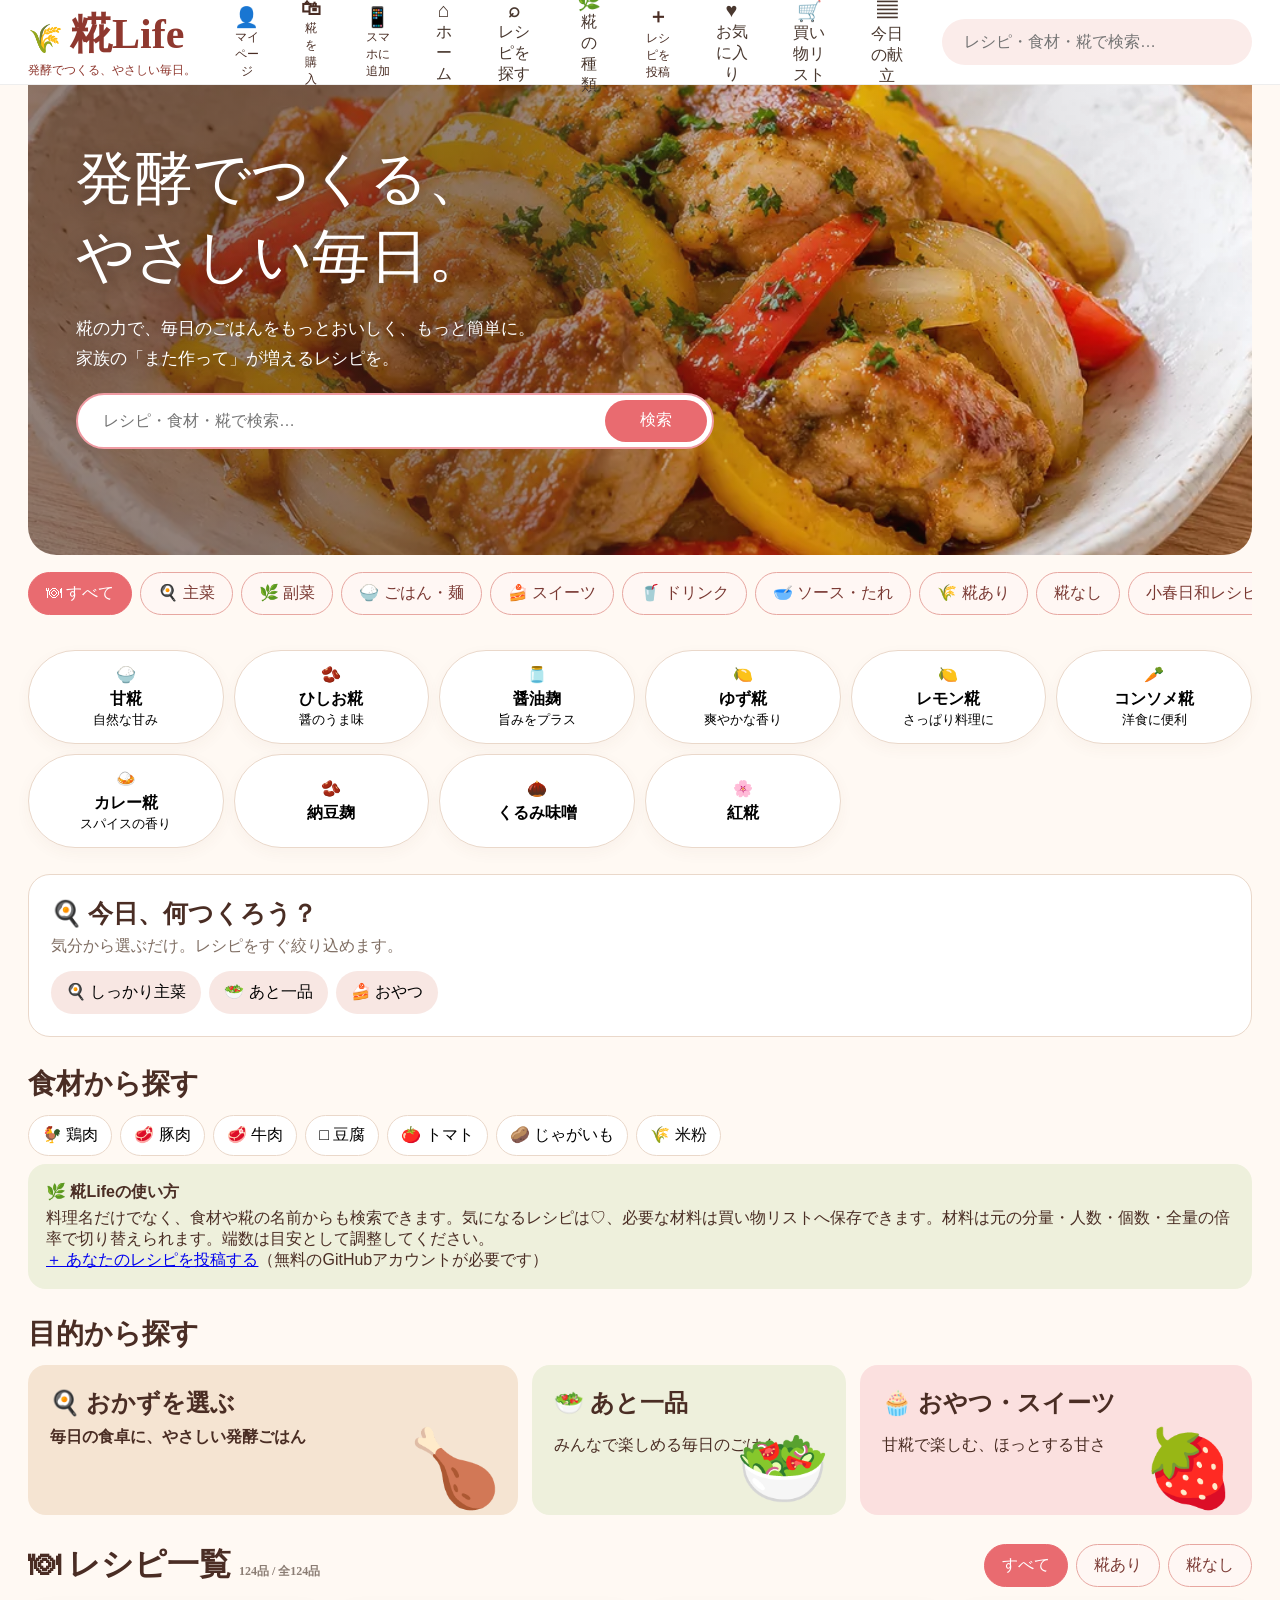
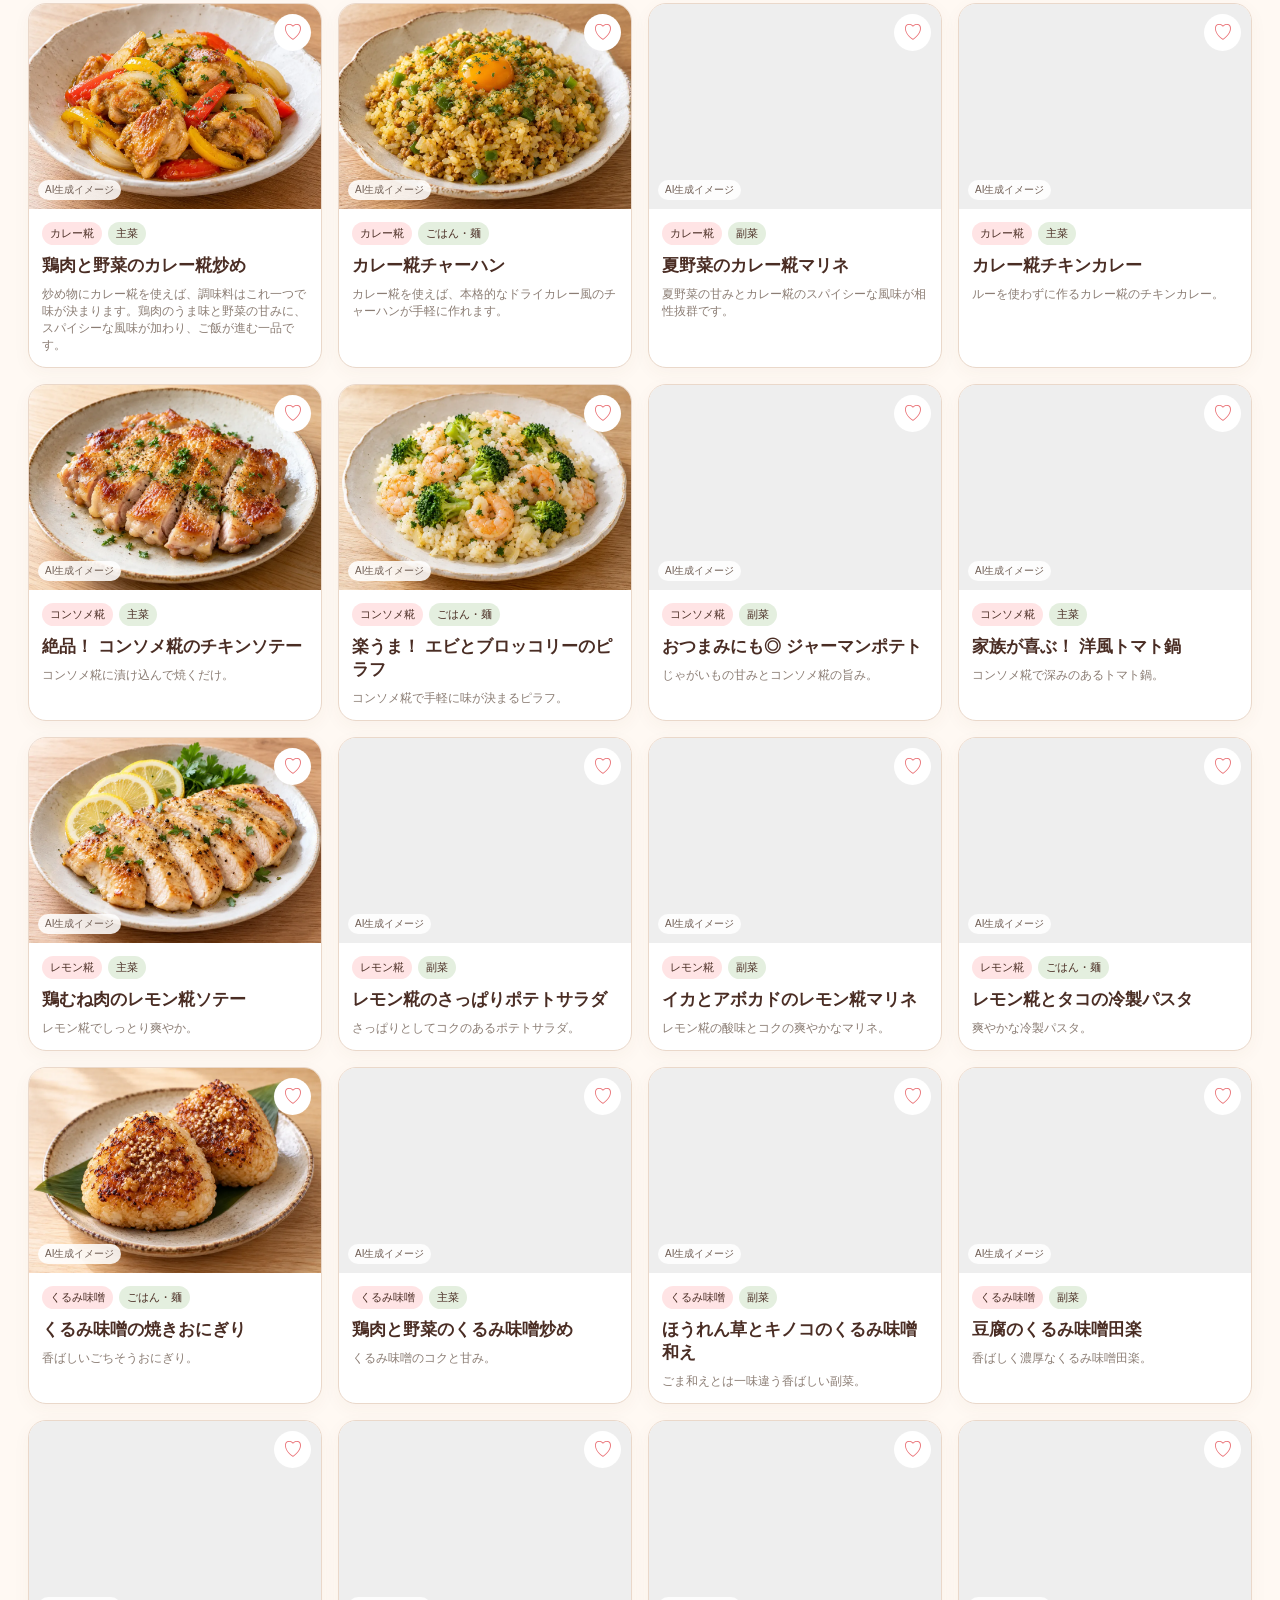
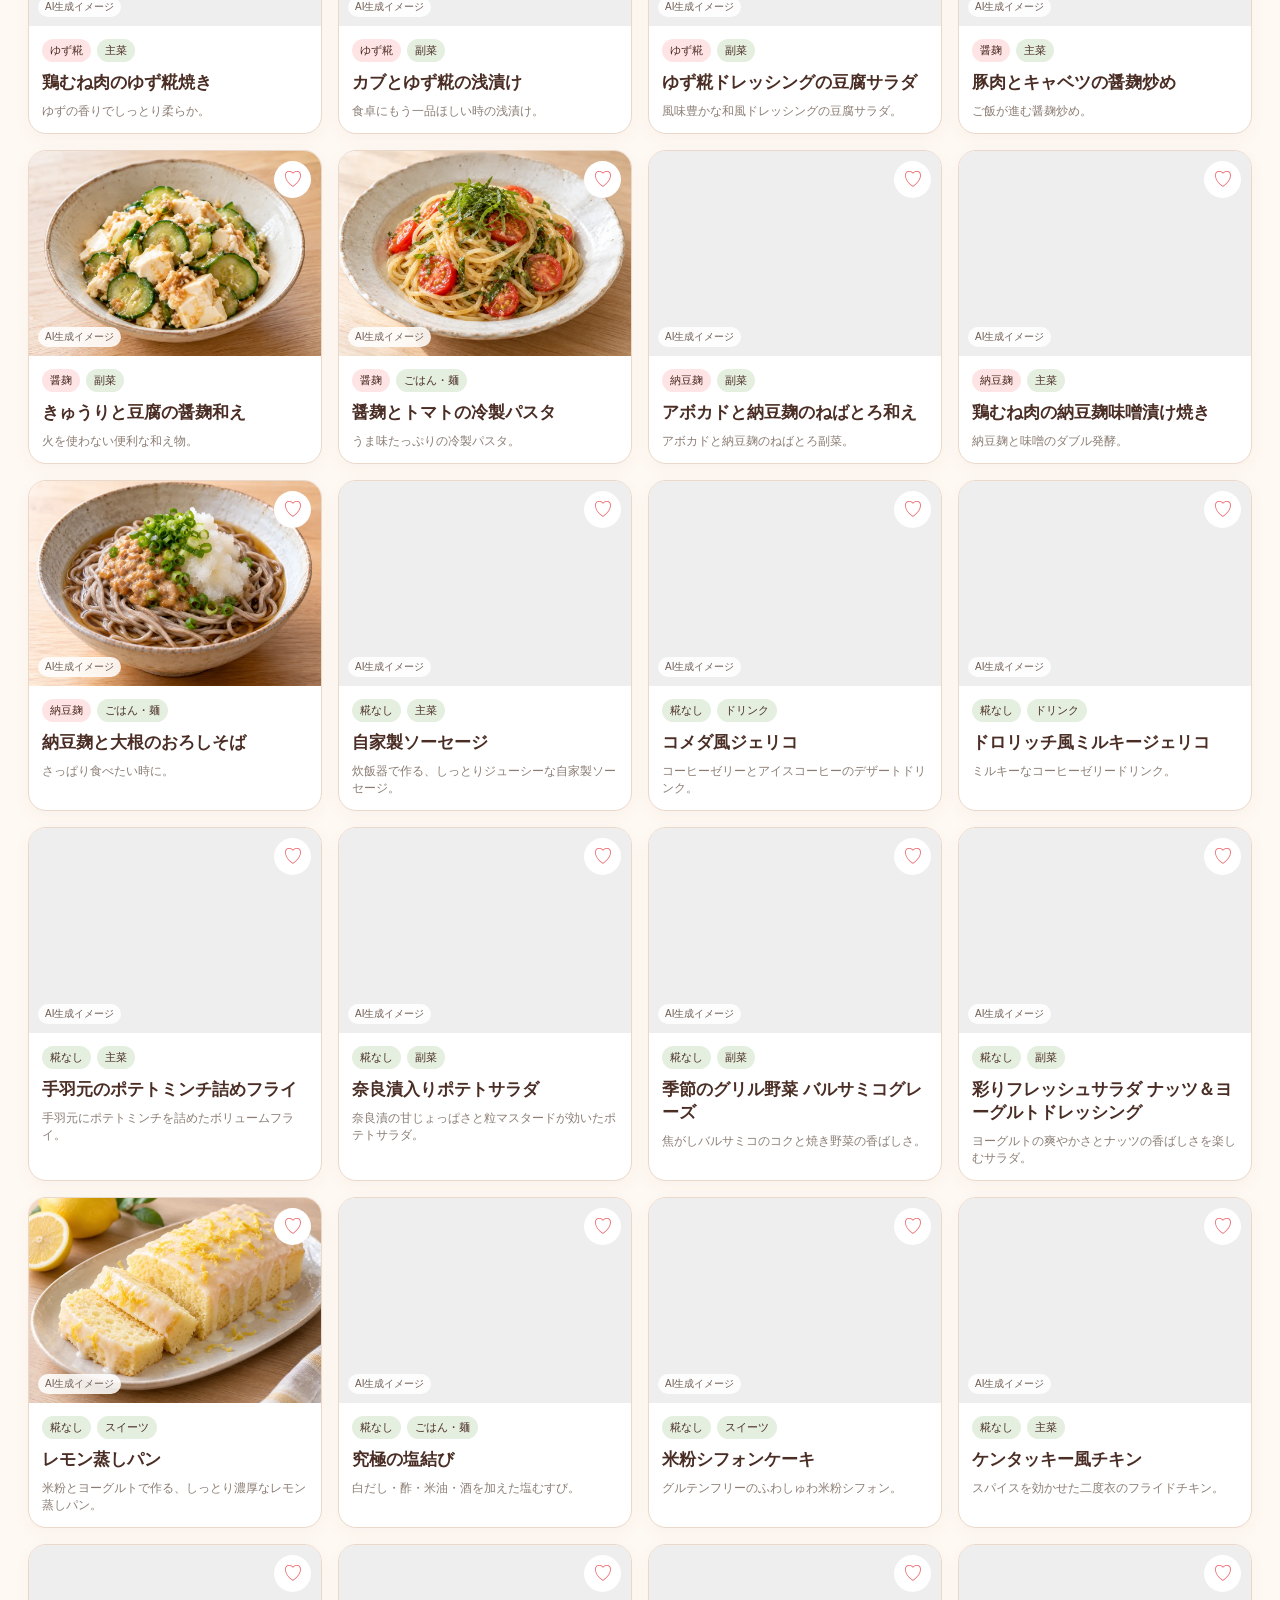
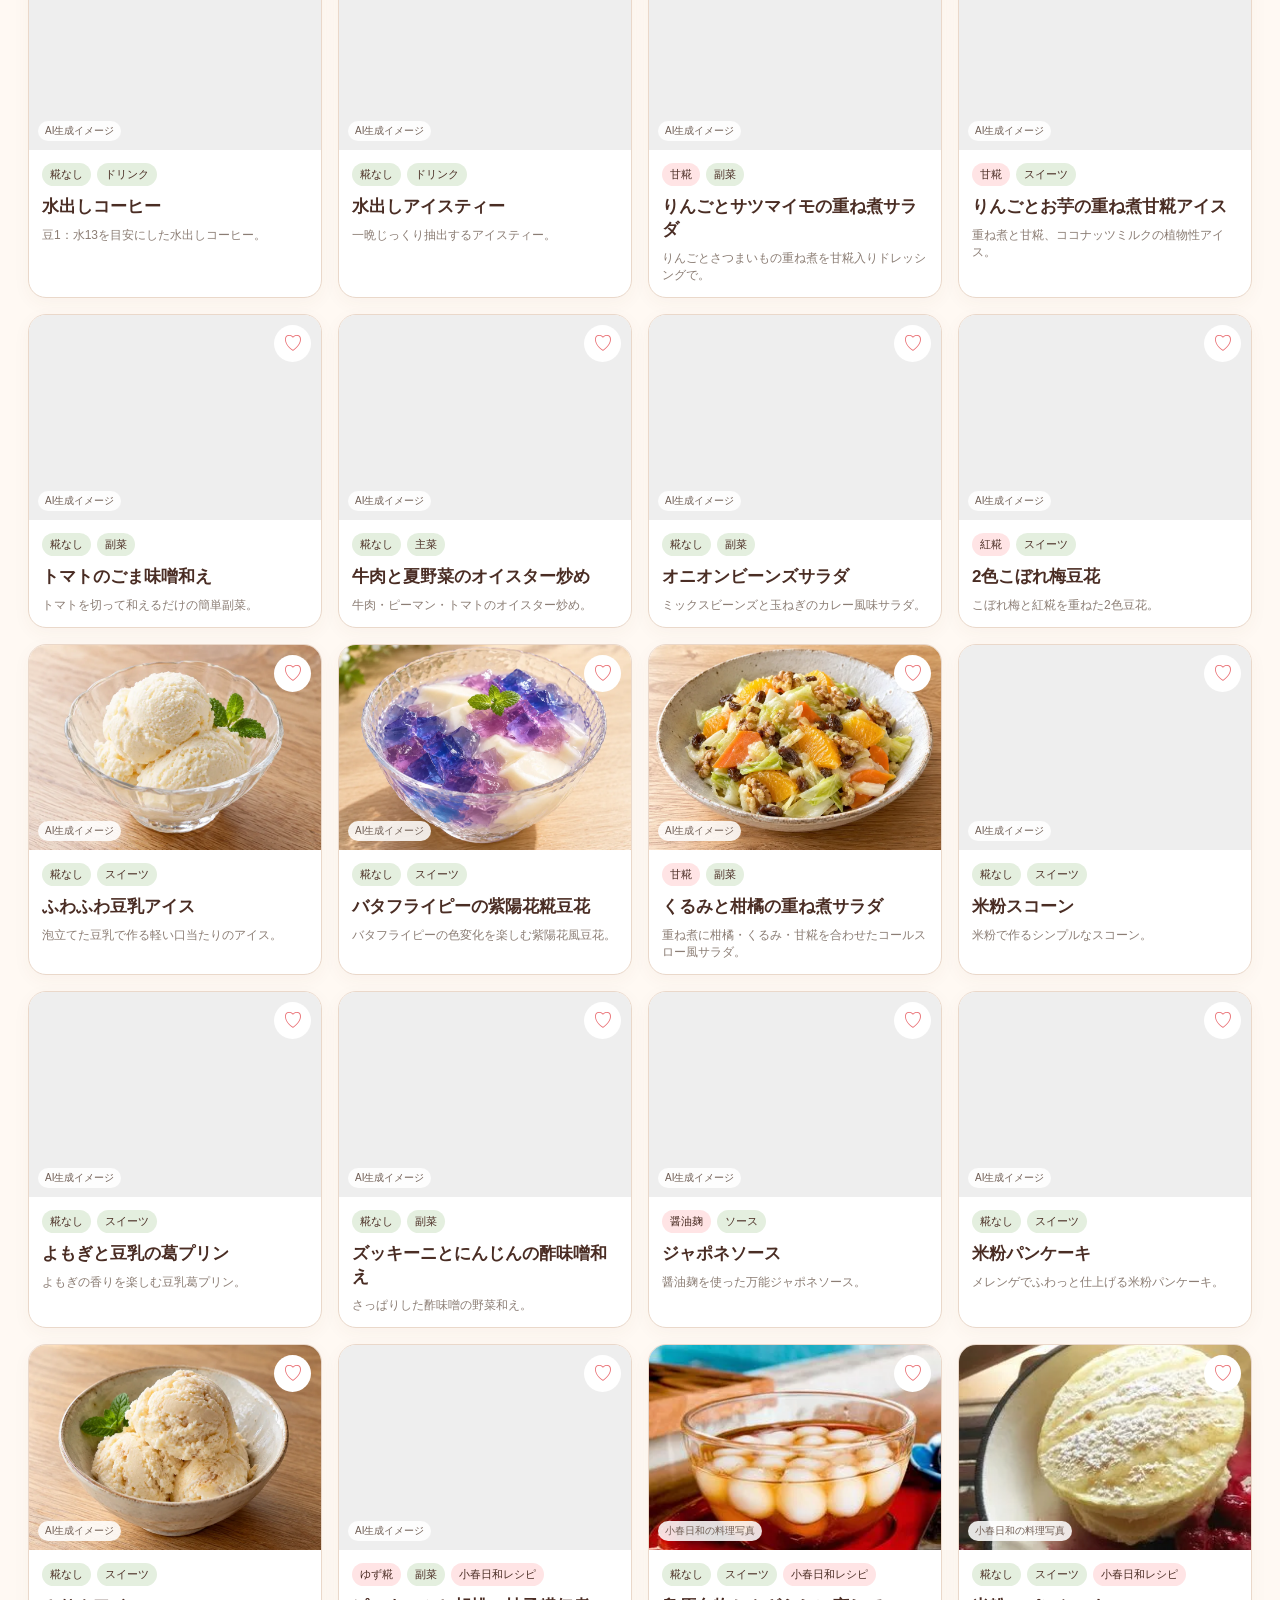
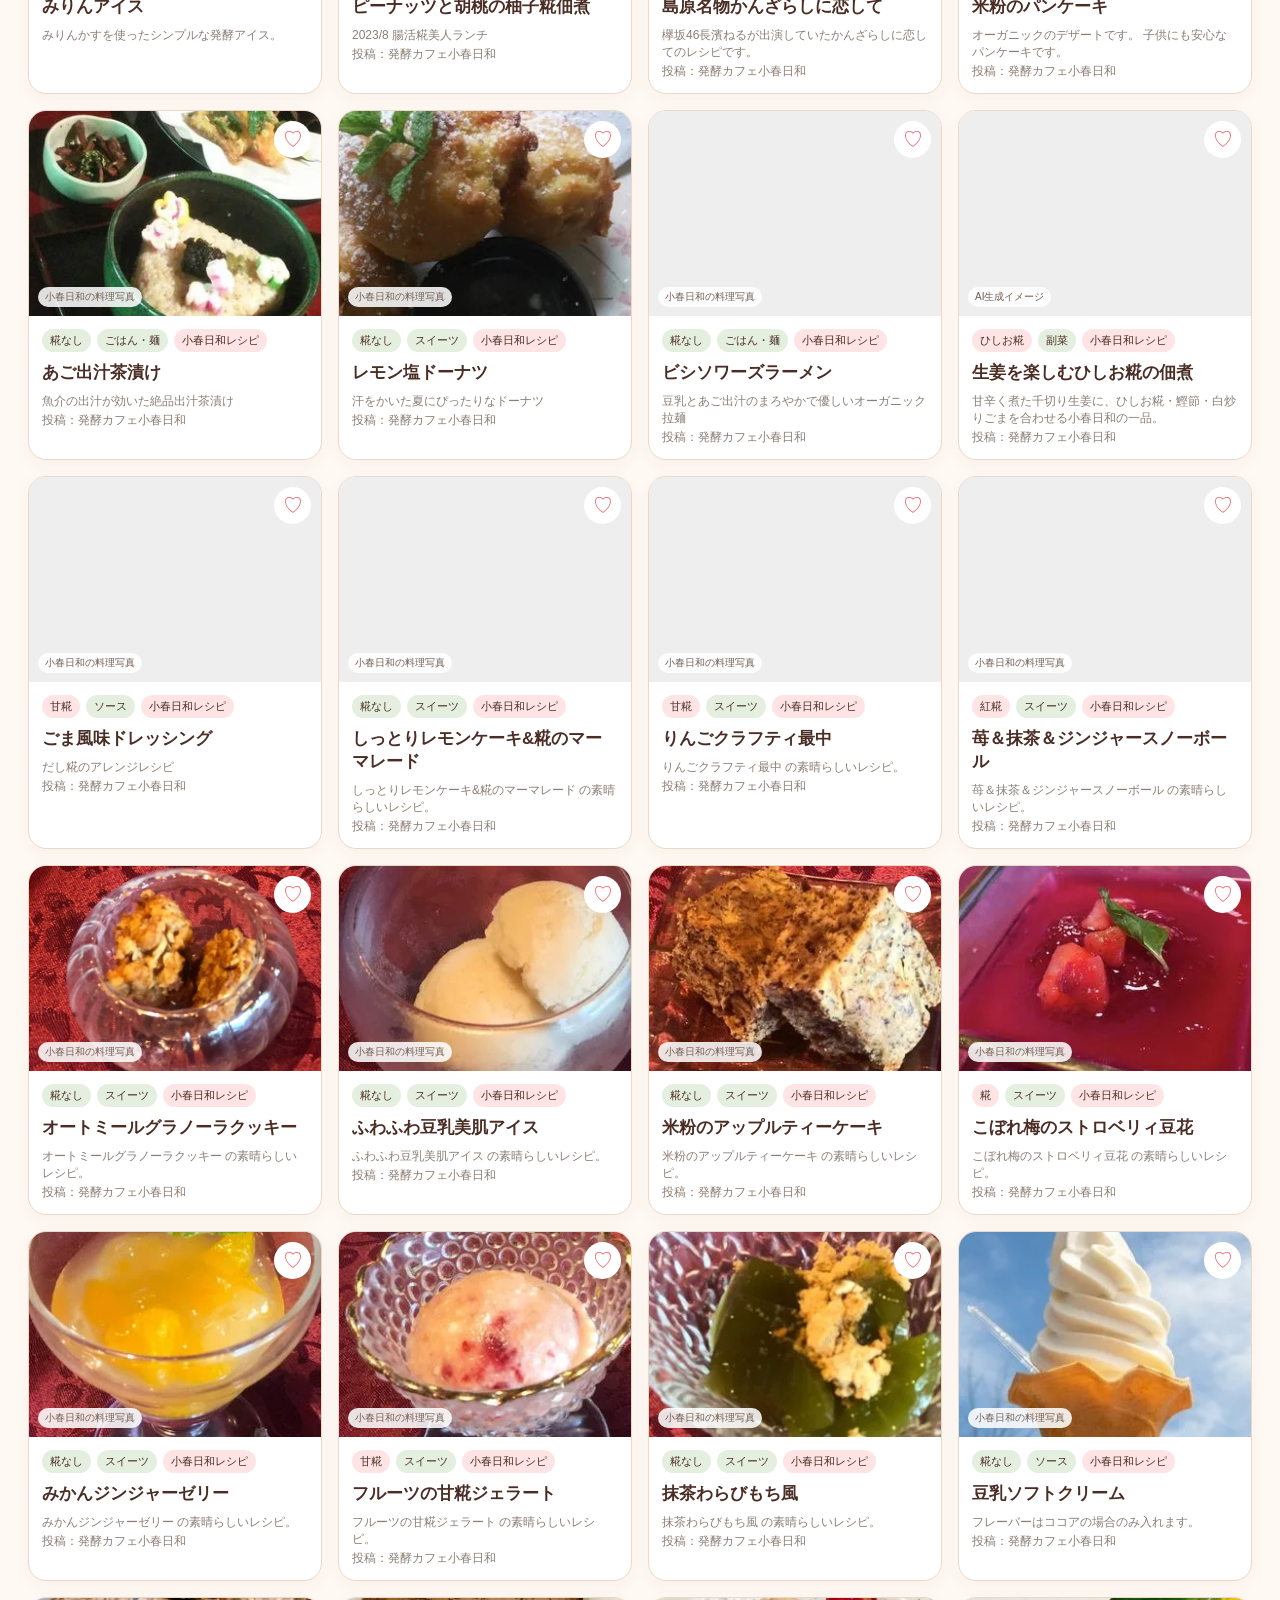
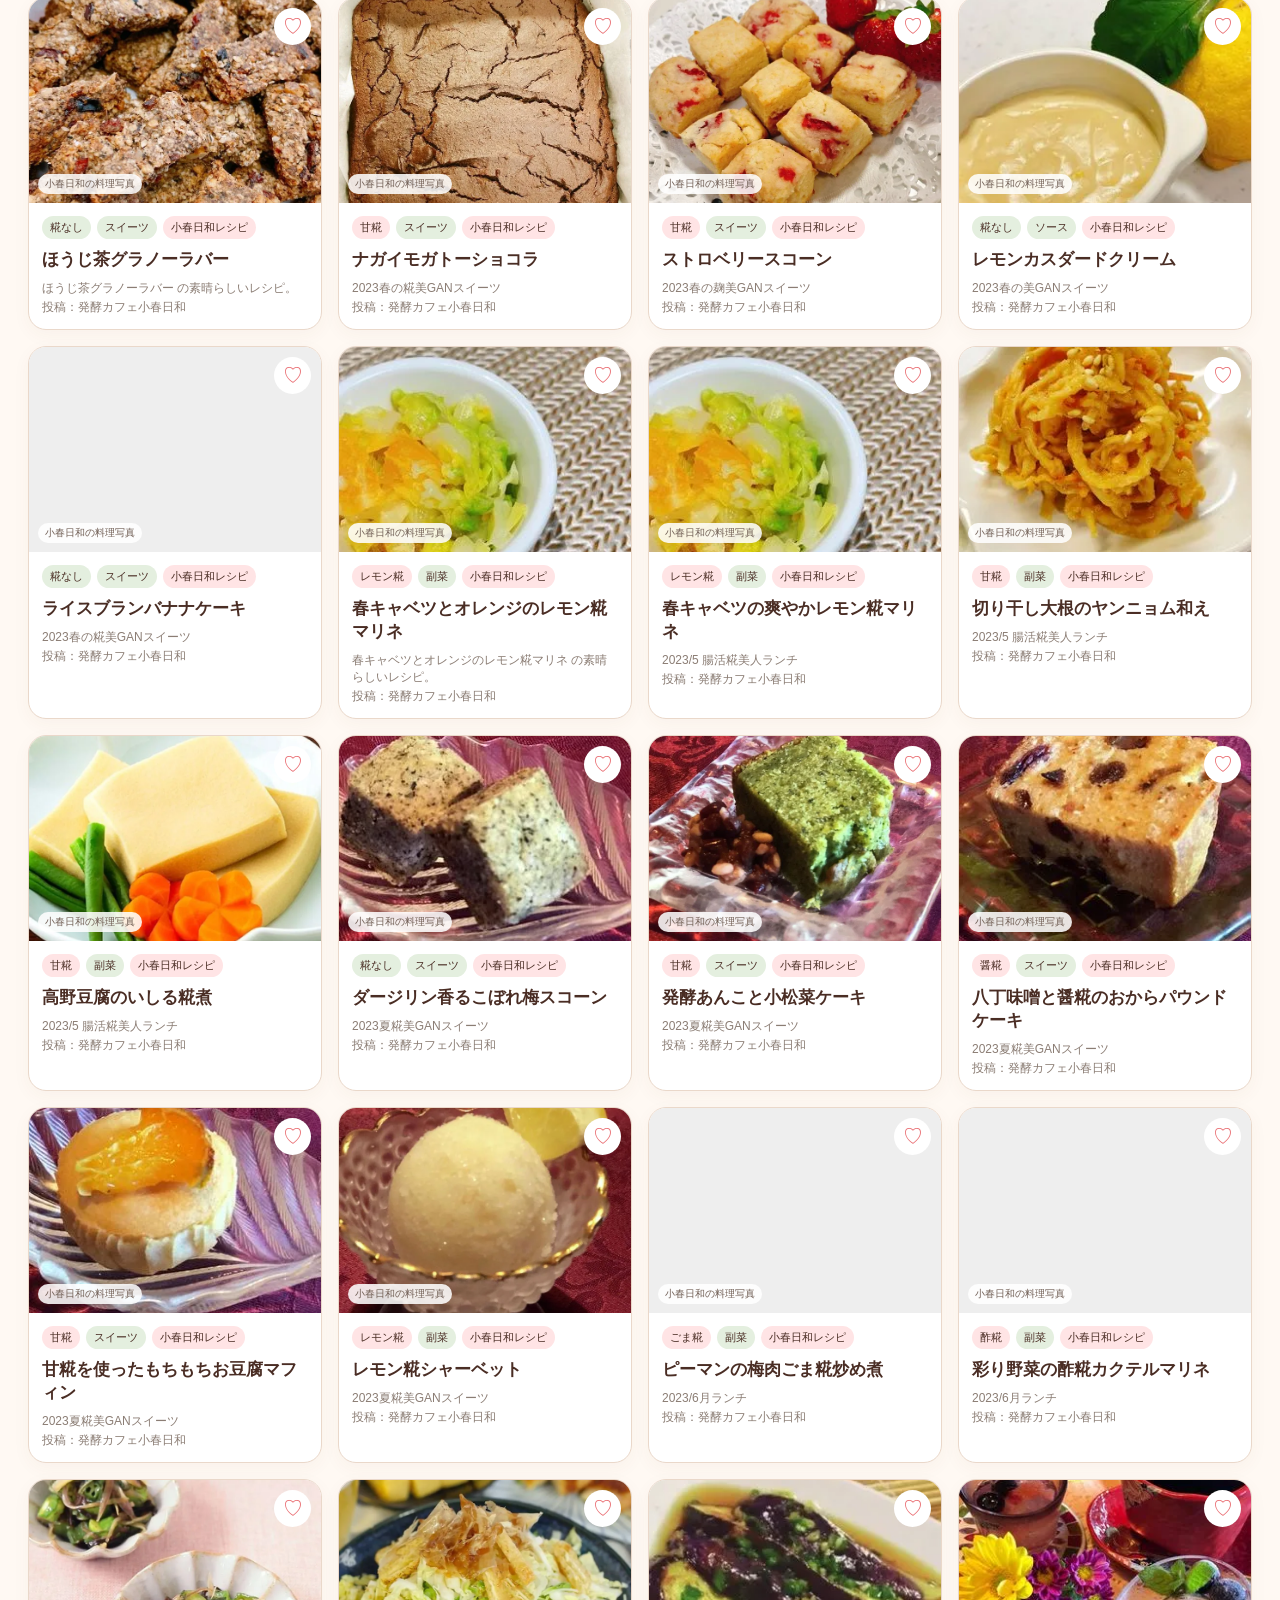
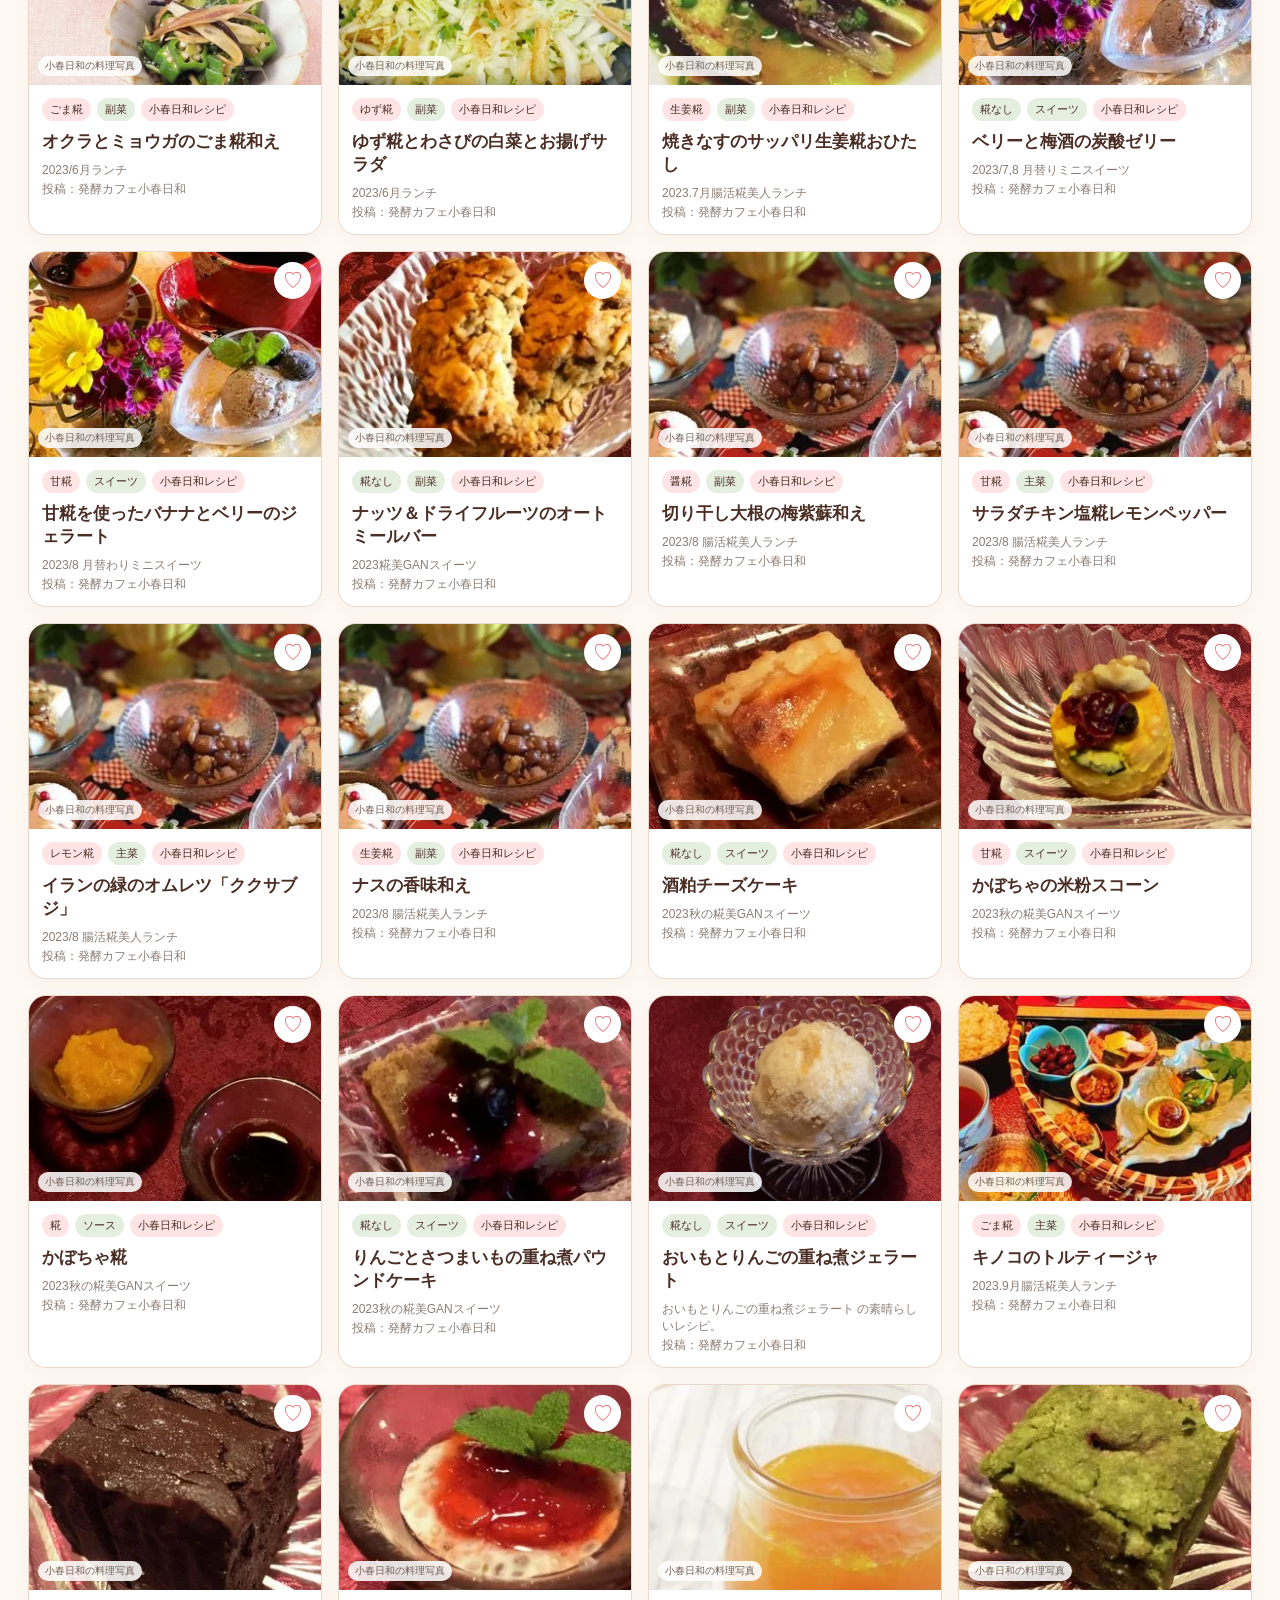
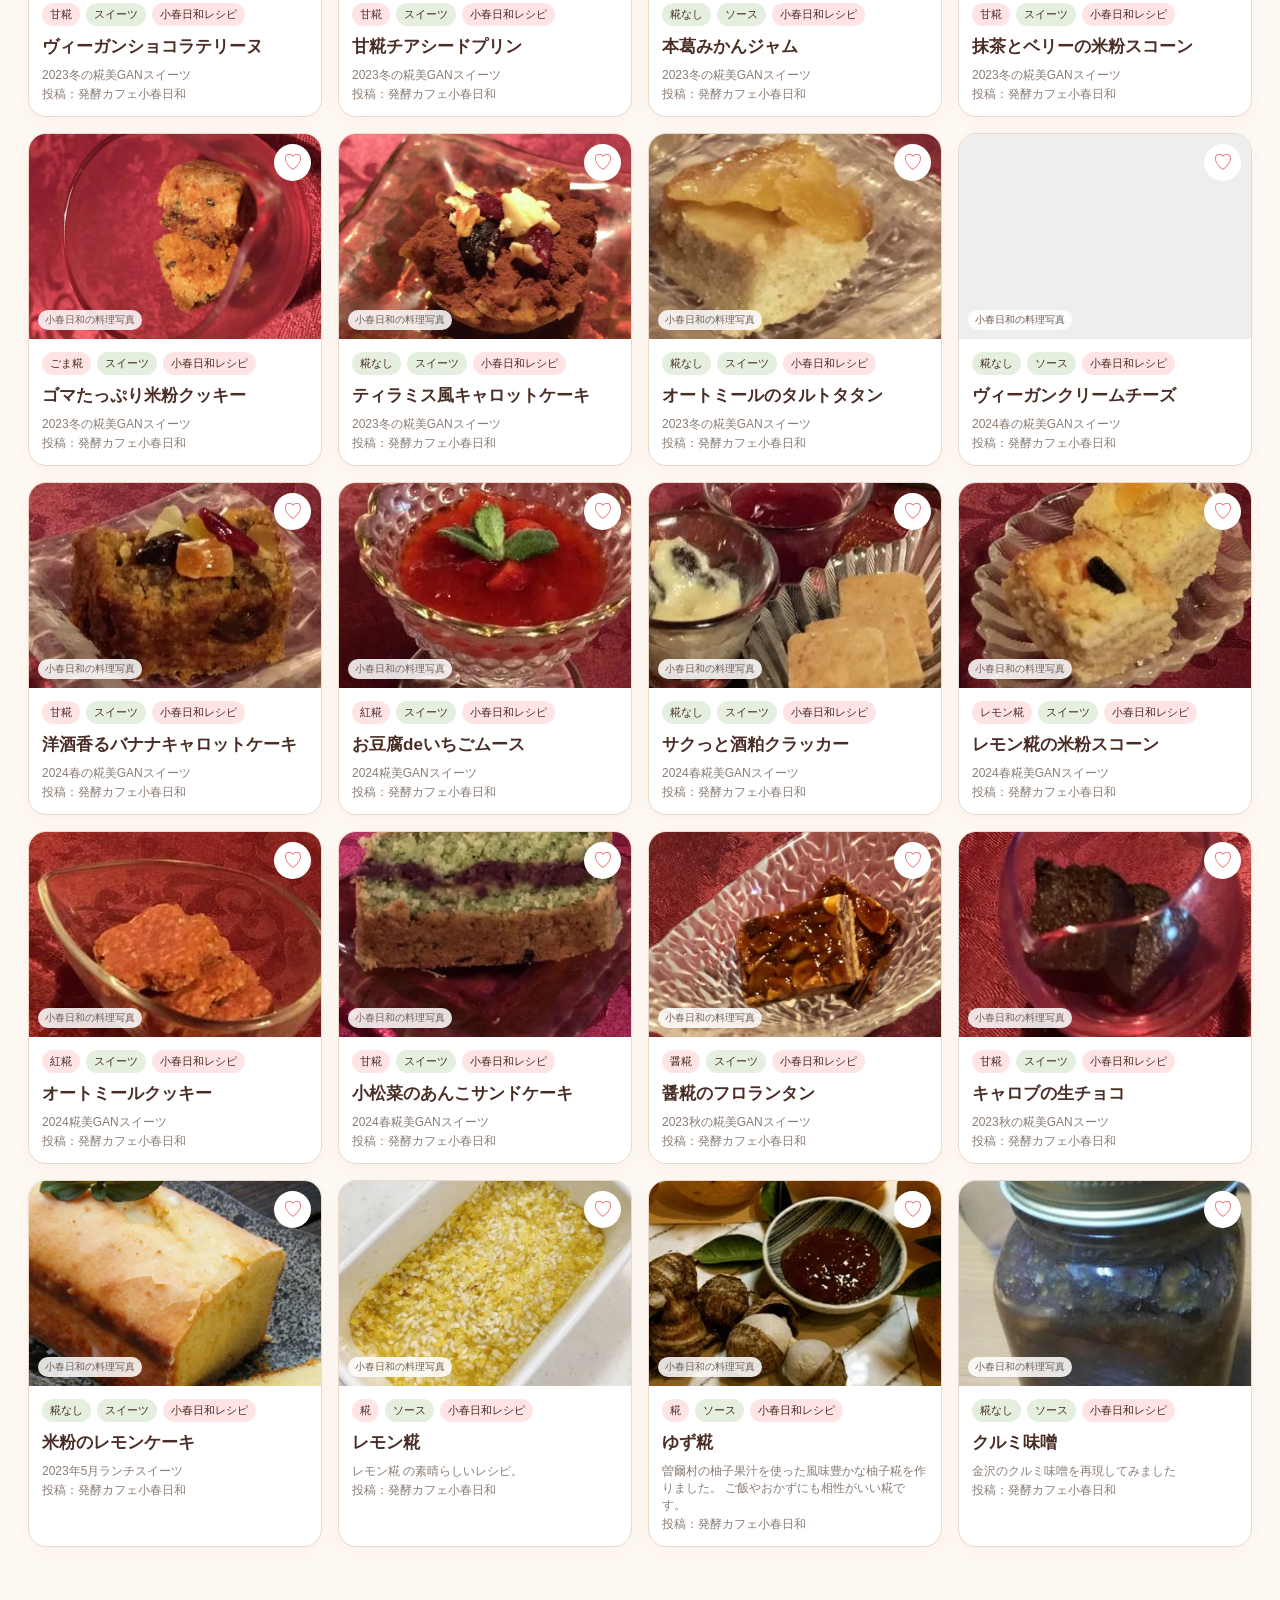
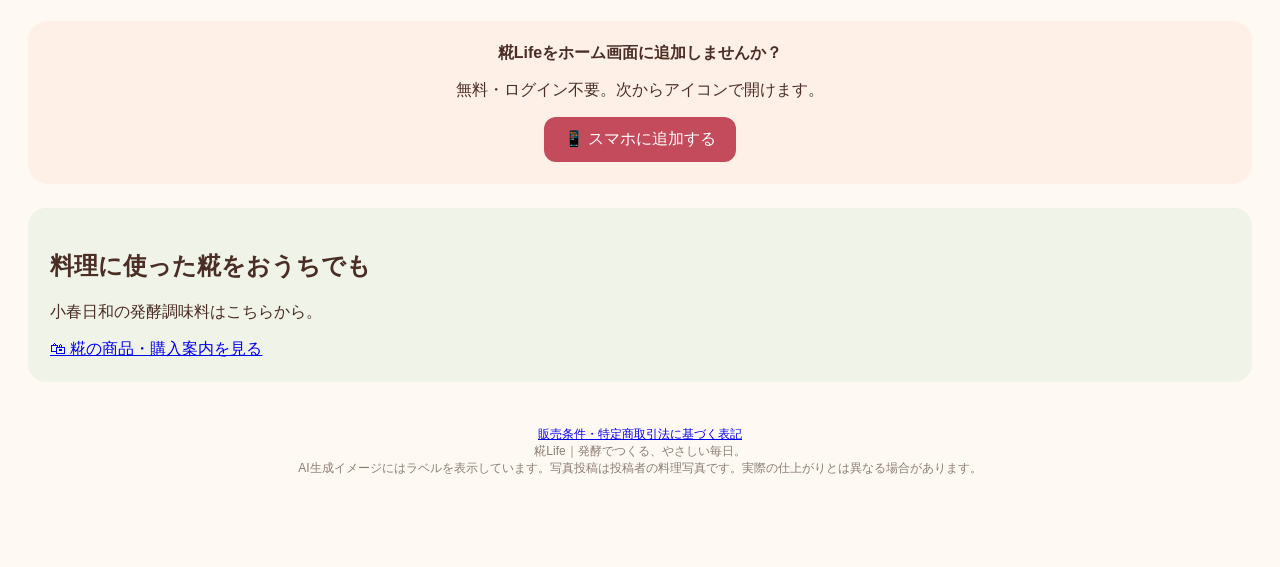
<file: index.html>
<!doctype html><html lang="ja"><head><meta charset="utf-8"><meta name="viewport" content="width=device-width,initial-scale=1,viewport-fit=cover"><meta name="theme-color" content="#fffaf4"><link rel="manifest" href="manifest.webmanifest"><link rel="apple-touch-icon" href="assets/icon-180.png"><meta name="apple-mobile-web-app-capable" content="yes"><meta name="apple-mobile-web-app-title" content="糀Life"><title>糀Life｜発酵でつくる、やさしい毎日</title><style>
:root{--pink:#e96b70;--cream:#fff9f3;--ink:#4a2d24;--line:#ead8ca;--green:#6f8e5c;--gold:#d7953d;--peach:#f8dfd4}*{box-sizing:border-box}body{margin:0;background:var(--cream);color:var(--ink);font-family:-apple-system,BlinkMacSystemFont,"Hiragino Sans","Yu Gothic",sans-serif}button,input{font:inherit}button{cursor:pointer}.wrap{max-width:1450px;margin:auto;padding:0 28px}.top{background:#fff;position:sticky;top:0;z-index:20;border-bottom:1px solid #eee}.nav{height:84px;display:flex;align-items:center;gap:30px}.logo{font-family:serif;font-size:42px;font-weight:700;white-space:nowrap;color:#8f382f}.logo:before{content:"🌾";font-size:28px;margin-right:7px}.logo small{display:block;font:12px sans-serif;font-weight:500}.navlinks{display:flex;gap:25px;align-items:center;flex:1;justify-content:center}.navlinks button{border:0;background:none;color:#49382f}.navlinks b{display:block;font-size:20px}.navsearch{border:0;background:#fbecea;border-radius:28px;padding:14px 22px;width:310px}
.hero{margin-top:0;min-height:470px;border-radius:0 0 28px 28px;overflow:hidden;position:relative;background:linear-gradient(90deg,rgba(65,37,24,.58) 0 38%,rgba(65,37,24,.18) 62%,rgba(255,249,239,.02)),url('assets/recipes/recipe-101.webp') center/cover}.heroText{padding:55px 48px;width:60%;position:relative;z-index:2}.hero h1{font-family:serif;font-weight:500;font-size:58px;line-height:1.35;margin:0 0 14px;color:#fff;text-shadow:0 2px 14px #3c241e80}.hero p{color:#fff;text-shadow:0 2px 10px #3c241e80;font-size:17px}.hero p{line-height:1.8}.bigsearch{display:flex;max-width:670px;background:#fff;border:2px solid #f09ba3;border-radius:40px;padding:5px;margin-top:18px}.bigsearch input{flex:1;border:0;outline:0;padding:12px 20px;background:transparent}.bigsearch button{border:0;border-radius:28px;background:var(--pink);color:#fff;padding:10px 35px}.cats{display:flex;gap:8px;overflow:auto;padding:17px 0}.chip{white-space:nowrap;border:1px solid #e7a7a1;background:#fff7f4;border-radius:24px;padding:10px 17px;color:#7a3933}.chip.on{background:var(--pink);color:#fff;border-color:var(--pink)}
.kojiBar{display:grid;grid-template-columns:repeat(6,1fr);gap:10px;margin:18px 0 26px}.koji{background:#fff;border:1px solid var(--line);border-radius:50px;padding:14px 8px;text-align:center;box-shadow:0 5px 15px #6b50300b}.koji b{display:block;margin-top:5px}.promos{display:grid;grid-template-columns:1.25fr .8fr 1fr;gap:14px;margin:12px 0 28px}.promo{cursor:pointer;min-height:150px;border-radius:18px;padding:22px;position:relative;overflow:hidden;background:#f5e4d2}.promo:nth-child(2){background:#eef0dc}.promo:nth-child(3){background:#fbe0df}.promo h3{font-family:serif;font-size:24px;margin:0 0 8px}.promo .emo{position:absolute;right:16px;bottom:2px;font-size:75px}
.heading{display:flex;align-items:end;justify-content:space-between;margin:15px 0}.heading h2{font-family:serif;font-size:32px;margin:0}.filters{display:flex;gap:8px}.grid{display:grid;grid-template-columns:repeat(4,1fr);gap:16px;padding-bottom:50px}.card{background:#fff;border:1px solid var(--line);border-radius:18px;overflow:hidden;box-shadow:0 5px 18px #6b50300b;cursor:pointer}.photo{height:205px;background:#eee center/cover;position:relative}.photo img{width:100%;height:100%;object-fit:cover}.fav{position:absolute;right:10px;top:10px;width:37px;height:37px;border-radius:50%;border:0;background:#fff;color:var(--pink);font-size:20px}.cardbody{padding:13px}.tags{display:flex;gap:6px}.tag{font-size:11px;background:#ffe4e5;border-radius:15px;padding:4px 8px}.tag.g{background:#e4efdf}.card h3{margin:9px 0;font-size:17px}.meta{font-size:12px;color:#8b7d74}.empty{text-align:center;padding:50px;display:none}.bottom{display:none}
.modal{display:none;position:fixed;inset:0;background:#2d211d99;z-index:60;overflow:auto;padding:30px}.modal.on{display:block}.sheet{max-width:760px;margin:auto;background:#fff;border-radius:24px;overflow:hidden}.detailPhoto{height:330px;background:#eee center/cover}.detailPhoto img{width:100%;height:100%;object-fit:cover}.detail{padding:25px}.close{float:right;border:0;background:#f5ebe5;border-radius:50%;width:40px;height:40px}.serv{display:flex;gap:8px;margin:18px 0}.serv button{border:1px solid var(--line);background:#fff;border-radius:20px;padding:8px 15px}.serv button.on{background:var(--pink);color:#fff}.ingredients{width:100%;border-collapse:collapse}.ingredients td{padding:10px;border-bottom:1px solid #eee}.ingredients td:last-child{text-align:right}.steps{line-height:1.9}.note{padding:15px;background:#fff5e7;border-radius:15px}.planner{background:#fff;border:1px solid var(--line);border-radius:22px;padding:22px;margin:0 0 28px}.planner h3{font-family:serif;font-size:25px;margin:0 0 6px}.planner p{margin:0 0 14px;color:#806f64}.plannerRow{display:flex;gap:8px;flex-wrap:wrap}.plannerRow button{border:0;border-radius:22px;padding:11px 15px;background:#f8e7e3}.sectionTitle{font-family:serif;font-size:28px;margin:22px 0 12px}.quickFoods{display:flex;gap:8px;overflow:auto;padding-bottom:8px}.quickFoods button{white-space:nowrap;border:1px solid var(--line);background:#fff;border-radius:22px;padding:9px 13px}.tipbox{background:#eef0dc;border-radius:18px;padding:18px;margin:0 0 26px}.tipbox b{display:block;margin-bottom:5px}.utility{display:flex;gap:8px;flex-wrap:wrap;margin:16px 0}.utility button{border:1px solid var(--line);background:#fff;border-radius:22px;padding:9px 13px}.countBadge{font-size:12px;color:#8b7d74}.recent{display:flex;gap:10px;overflow:auto;margin:0 0 28px}.recentCard{min-width:220px;background:#fff;border:1px solid var(--line);border-radius:16px;padding:13px}.recentCard b{display:block;margin-bottom:5px}.shopbar{display:flex;gap:8px;margin:15px 0;flex-wrap:wrap}.shopbar button{border:1px solid var(--line);background:#fff;border-radius:22px;padding:9px 13px}.imageLabel{position:absolute;left:9px;bottom:9px;background:#ffffffdd;color:#6f5d53;font-size:10px;padding:3px 7px;border-radius:10px}.toast{position:fixed;left:50%;bottom:90px;transform:translateX(-50%);background:#44332b;color:#fff;padding:10px 18px;border-radius:22px;z-index:100;display:none}@media print{#shoppingPanel{display:none!important}.top,.bottom,.hero,.cats,.kojiBar,.promos,.planner,.grid,.heading,.filters,.utility,.close{display:none!important}.modal{position:static;display:block;background:#fff;padding:0}.sheet{box-shadow:none;max-width:none}.detailPhoto{height:220px}}
@media(max-width:900px){.navlinks{display:none}.navsearch{margin-left:auto}.heroText{width:78%}.grid{grid-template-columns:repeat(2,1fr)}.kojiBar{grid-template-columns:repeat(3,1fr)}}
@media(max-width:600px){body{padding-bottom:70px}.wrap{padding:0 13px}.nav{height:65px}.logo{font-size:29px}.navsearch{display:none}.hero{min-height:365px;background-position:62% center}.hero:after{content:"";position:absolute;inset:0;background:linear-gradient(90deg,#38251dc4 0 40%,#38251d22)}.heroText{width:100%;padding:38px 20px}.hero h1{font-size:37px}.bigsearch button{padding:10px 18px}.promos{grid-template-columns:1fr}.grid{grid-template-columns:1fr 1fr;gap:9px}.photo{height:145px}.cardbody{padding:10px}.card h3{font-size:14px}.kojiBar{grid-template-columns:repeat(3,1fr)}.heading h2{font-size:25px}.filters{display:none}.bottom{display:flex;position:fixed;z-index:40;bottom:0;left:0;right:0;background:#fff;border-top:1px solid #eee;justify-content:space-around;padding:8px 2px calc(7px + env(safe-area-inset-bottom))}.bottom button{border:0;background:none;font-size:10px}.bottom b{display:block;font-size:20px}.modal{padding:20px 0 0}.sheet{min-height:100%;border-radius:20px 20px 0 0}.detailPhoto{height:240px}}
.navlinks a,.bottom a{color:inherit;text-decoration:none;text-align:center;font-size:12px;padding:7px}.navlinks a b,.bottom a b{display:block;font-size:20px}#recipeHeading{scroll-margin-top:90px}.serv{flex-wrap:wrap}.shoppingItem{display:flex;gap:10px;padding:10px 0;border-bottom:1px solid #eee}.recentCard{text-align:left;cursor:pointer}:focus-visible{outline:3px solid #b45874;outline-offset:3px}#copyPanel{position:fixed;z-index:110;bottom:80px;background:white;left:5%;right:5%;padding:20px;border:1px solid #ddd;border-radius:16px}</style><script src="recipe-core.js"></script><script src="recipes-data.js"></script></head><body>
<div class="top"><div class="wrap nav"><div class="logo">糀Life<small>発酵でつくる、やさしい毎日。</small></div><div class="navlinks"><a href="member.html"><b>👤</b>マイページ</a><a href="shop.html"><b>🛍</b>糀を購入</a><a href="install.html"><b>📱</b>スマホに追加</a><button onclick="resetAll()"><b>⌂</b>ホーム</button><button onclick="focusSearch()"><b>⌕</b>レシピを探す</button><button onclick="document.querySelector('.kojiBar').scrollIntoView({behavior:'smooth'})"><b>🌿</b>糀の種類</button><a href="post.html"><b>＋</b>レシピを投稿</a><button onclick="showFav()"><b>♥</b>お気に入り</button><button onclick="showShopping()"><b>🛒</b>買い物リスト</button><button onclick="document.querySelector('.planner').scrollIntoView({behavior:'smooth'})"><b>▤</b>今日の献立</button></div><input id="navSearch" class="navsearch" aria-label="レシピ・食材・糀で検索" placeholder="レシピ・食材・糀で検索…"></div></div>
<main class="wrap"><section class="hero"><div class="heroText"><h1>発酵でつくる、<br>やさしい毎日。</h1><p>糀の力で、毎日のごはんをもっとおいしく、もっと簡単に。<br>家族の「また作って」が増えるレシピを。</p><div class="bigsearch"><input id="search" aria-label="レシピ・食材・糀で検索" placeholder="レシピ・食材・糀で検索…"><button onclick="searchNow(search.value);scrollRecipes()">検索</button></div></div></section>
<div class="cats"><button class="chip on" data-f="all">🍽 すべて</button><button class="chip" data-f="main">🍳 主菜</button><button class="chip" data-f="side">🌿 副菜</button><button class="chip" data-f="rice">🍚 ごはん・麺</button><button class="chip" data-f="sweet">🍰 スイーツ</button><button class="chip" data-f="drink">🥤 ドリンク</button><button class="chip" data-f="sauce">🥣 ソース・たれ</button><button class="chip" data-f="koji">🌾 糀あり</button><button class="chip" data-f="no">糀なし</button><button class="chip" data-f="import">小春日和レシピ</button><button class="chip" data-f="community">みんなの投稿</button></div>
<div class="kojiBar"><button class="koji" data-k="甘糀">🍚<b>甘糀</b><small>自然な甘み</small></button><button class="koji" data-k="ひしお糀">🫘<b>ひしお糀</b><small>醤のうま味</small></button><button class="koji" data-k="醤油麹">🫙<b>醤油麹</b><small>旨みをプラス</small></button><button class="koji" data-k="ゆず糀">🍋<b>ゆず糀</b><small>爽やかな香り</small></button><button class="koji" data-k="レモン糀">🍋<b>レモン糀</b><small>さっぱり料理に</small></button><button class="koji" data-k="コンソメ糀">🥕<b>コンソメ糀</b><small>洋食に便利</small></button><button class="koji" data-k="カレー糀">🍛<b>カレー糀</b><small>スパイスの香り</small></button><button class="koji" data-k="納豆麹">🫘<b>納豆麹</b></button><button class="koji" data-k="くるみ味噌">🌰<b>くるみ味噌</b></button><button class="koji" data-k="紅糀">🌸<b>紅糀</b></button></div>
<section class="planner"><h3>🍳 今日、何つくろう？</h3><p>気分から選ぶだけ。レシピをすぐ絞り込めます。</p><div class="plannerRow"><button data-f="main">🍳 しっかり主菜</button><button data-f="side">🥗 あと一品</button><button data-f="sweet">🍰 おやつ</button></div></section><h2 class="sectionTitle">食材から探す</h2><div class="quickFoods"><button onclick="foodSearch('鶏')">🐓 鶏肉</button><button onclick="foodSearch('豚')">🥩 豚肉</button><button onclick="foodSearch('牛')">🥩 牛肉</button><button onclick="foodSearch('豆腐')">□ 豆腐</button><button onclick="foodSearch('トマト')">🍅 トマト</button><button onclick="foodSearch('じゃがいも')">🥔 じゃがいも</button><button onclick="foodSearch('米粉')">🌾 米粉</button></div><div class="tipbox"><b>🌿 糀Lifeの使い方</b>料理名だけでなく、食材や糀の名前からも検索できます。気になるレシピは♡、必要な材料は買い物リストへ保存できます。材料は元の分量・人数・個数・全量の倍率で切り替えられます。端数は目安として調整してください。<br><a href="post.html">＋ あなたのレシピを投稿する</a>（無料のGitHubアカウントが必要です）</div><div id="recentWrap"></div><h2 class="sectionTitle">目的から探す</h2><section class="promos"><div class="promo" role="button" tabindex="0" onclick="filter('main');document.querySelector('.heading').scrollIntoView({behavior:'smooth'})" onkeydown="if(event.key==='Enter')this.click()"><h3>🍳 おかずを選ぶ</h3><b>毎日の食卓に、やさしい発酵ごはん</b><span class="emo">🍗</span></div><div class="promo" role="button" tabindex="0" onclick="filter('side');document.querySelector('.heading').scrollIntoView({behavior:'smooth'})" onkeydown="if(event.key==='Enter')this.click()"><h3>🥗 あと一品</h3><p>みんなで楽しめる毎日のごはん</p><span class="emo">🥗</span></div><div class="promo" role="button" tabindex="0" onclick="filter('sweet');document.querySelector('.heading').scrollIntoView({behavior:'smooth'})" onkeydown="if(event.key==='Enter')this.click()"><h3>🧁 おやつ・スイーツ</h3><p>甘糀で楽しむ、ほっとする甘さ</p><span class="emo">🍓</span></div></section>
<div class="heading" id="recipeHeading"><h2>🍽 レシピ一覧 <span id="recipeCount" class="countBadge"></span></h2><div class="filters"><button class="chip on" data-f="all">すべて</button><button class="chip" data-f="koji">糀あり</button><button class="chip" data-f="no">糀なし</button></div></div><p id="communityNotice" role="status"></p><section class="grid" id="grid"></section><div id="empty" class="empty">該当するレシピがありません 🌿</div><aside style="margin:24px auto;padding:22px;border-radius:20px;background:#fff0e7;text-align:center"><strong>糀Lifeをホーム画面に追加しませんか？</strong><p>無料・ログイン不要。次からアイコンで開けます。</p><a href="install.html" style="display:inline-block;background:#c34b5b;color:white;padding:12px 20px;border-radius:12px;text-decoration:none">📱 スマホに追加する</a></aside><section style="background:#f0f3e8;padding:22px;border-radius:18px;margin:24px 0"><h2>料理に使った糀をおうちでも</h2><p>小春日和の発酵調味料はこちらから。</p><a href="shop.html">🛍 糀の商品・購入案内を見る</a></section><footer style="text-align:center;padding:20px 15px 90px;color:#8b7d74;font-size:12px"><a href="legal.html">販売条件・特定商取引法に基づく表記</a><br>糀Life｜発酵でつくる、やさしい毎日。<br>AI生成イメージにはラベルを表示しています。写真投稿は投稿者の料理写真です。実際の仕上がりとは異なる場合があります。</footer></main>
<nav class="bottom"><a href="member.html"><b>👤</b>会員</a><button onclick="resetAll()"><b>⌂</b>ホーム</button><button onclick="focusSearch()"><b>⌕</b>レシピ</button><button onclick="document.querySelector('.kojiBar').scrollIntoView({behavior:'smooth'})"><b>🌿</b>糀</button><button onclick="showFav()"><b>♡</b>お気に入り</button><button onclick="showShopping()"><b>🛒</b>買い物</button><a href="post.html"><b>＋</b>投稿</a></nav>
<div id="shoppingPanel" class="modal"><div class="sheet"><div class="detail"><button class="close" onclick="closeShopping()">×</button><h2>🛒 買い物リスト</h2><p class="meta">レシピから保存した材料です。買ったものをチェックできます。</p><div id="shoppingList"></div><div class="utility"><button onclick="clearShopping()">すべて削除</button><button onclick="shareShopping()">共有</button></div></div></div></div><div id="modal" class="modal" role="dialog" aria-modal="true" aria-labelledby="detailTitle"><div class="sheet"><div class="detailPhoto" style="position:relative"><span class="imageLabel">AI生成イメージ</span><img id="detailImg" src="assets/recipes/recipe-101.webp"></div><div class="detail"><button id="detailClose" class="close" aria-label="レシピを閉じる" onclick="closeModal()">×</button><div id="detailTags" class="tags"></div><h2 id="detailTitle"></h2><div id="detailMeta" class="meta"></div><p id="sourceAttribution" class="meta"></p><div class="utility"><button id="detailFav" onclick="toggleFav(current.id)">♡ お気に入り</button><button onclick="addToShopping()">🛒 材料を保存</button><button onclick="shareCurrent()">↗ 共有</button><button onclick="window.print()">▤ 印刷</button></div><div class="serv"><button data-s="1">1人分</button><button class="on" data-s="2">2人分</button><button data-s="4">4人分</button></div><h3>材料</h3><p id="portionLabel" class="meta"></p><table id="ingredients" class="ingredients"></table><h3>作り方</h3><ol id="steps" class="steps"></ol><div id="sourceNotice" class="note" style="display:none"></div><div id="note" class="note"></div></div></div></div>
<script src="app.js"></script><section id="copyPanel" hidden class="wrap"><label for="copyFallback">共有する文章（選択してコピー）</label><textarea id="copyFallback" rows="5" style="width:100%"></textarea><button onclick="copyPanel.hidden=true">閉じる</button></section><div id="toast" class="toast"></div></body></html>
</file>
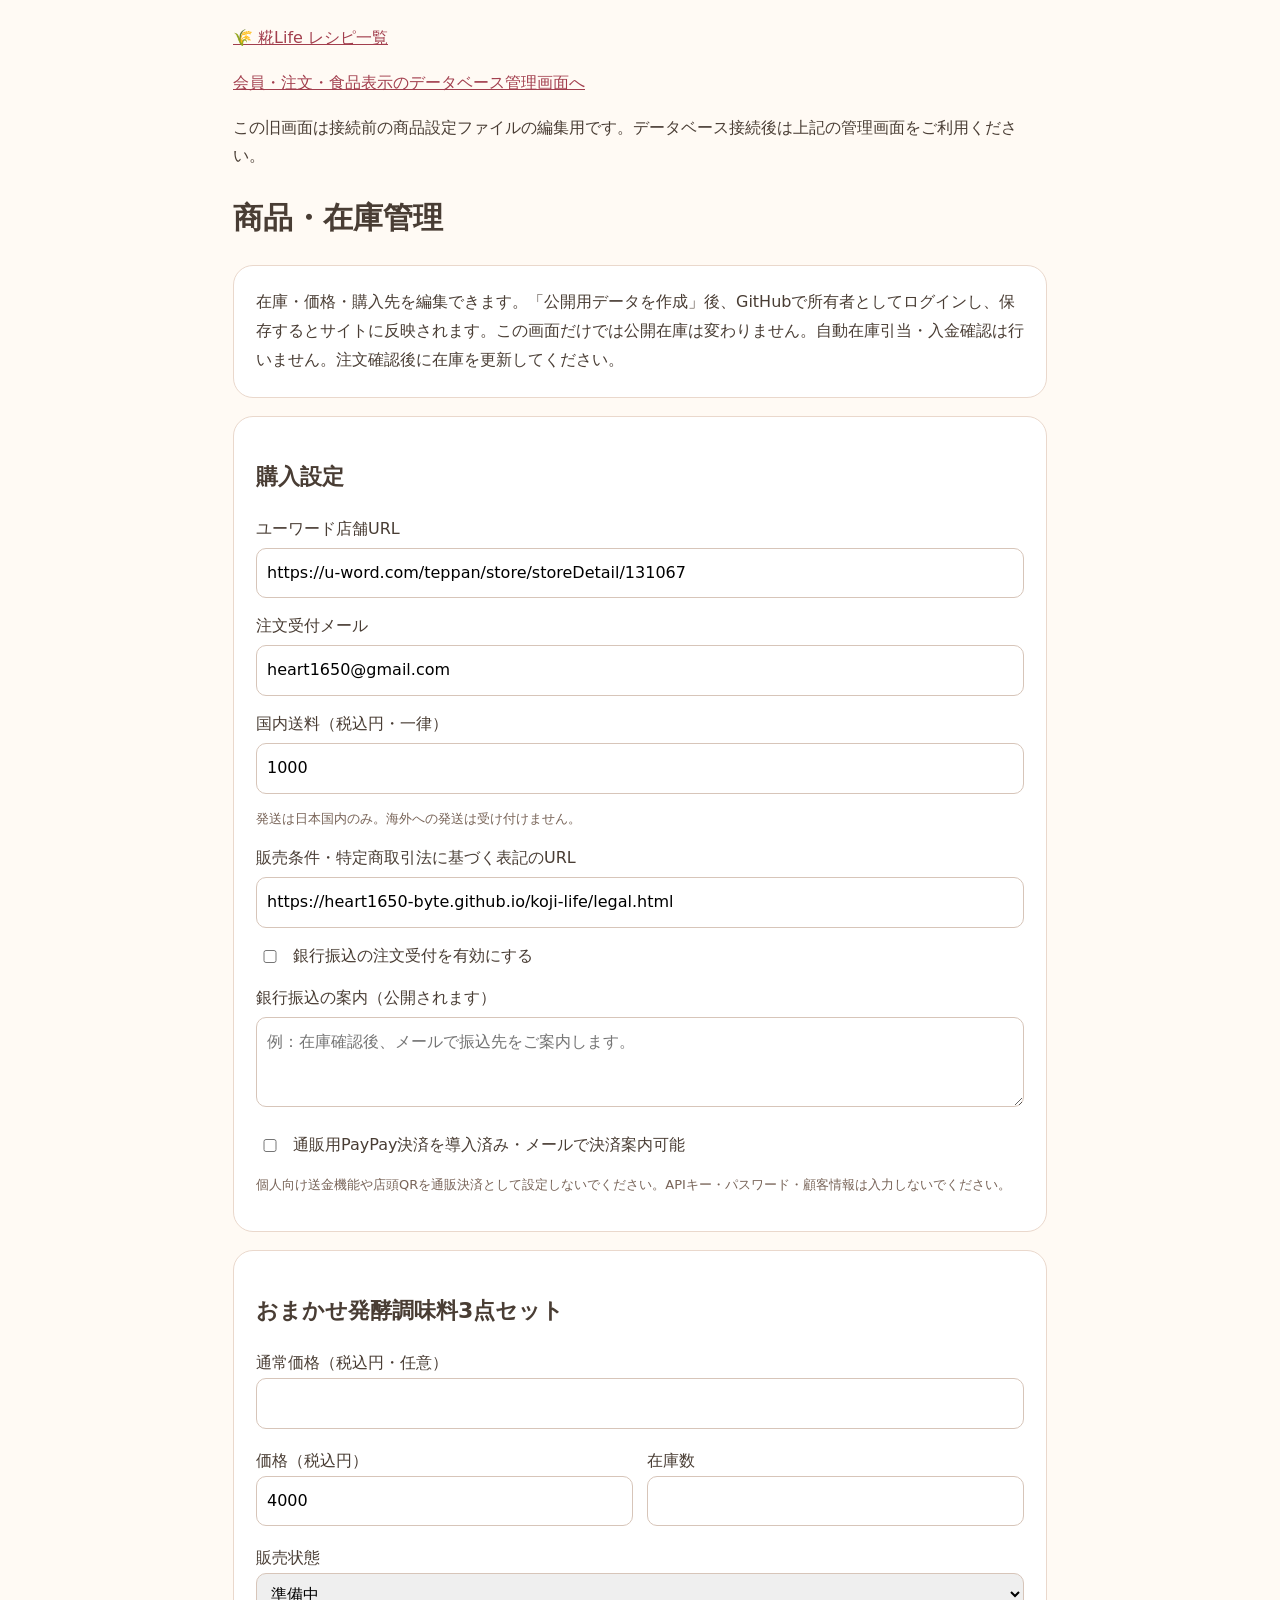
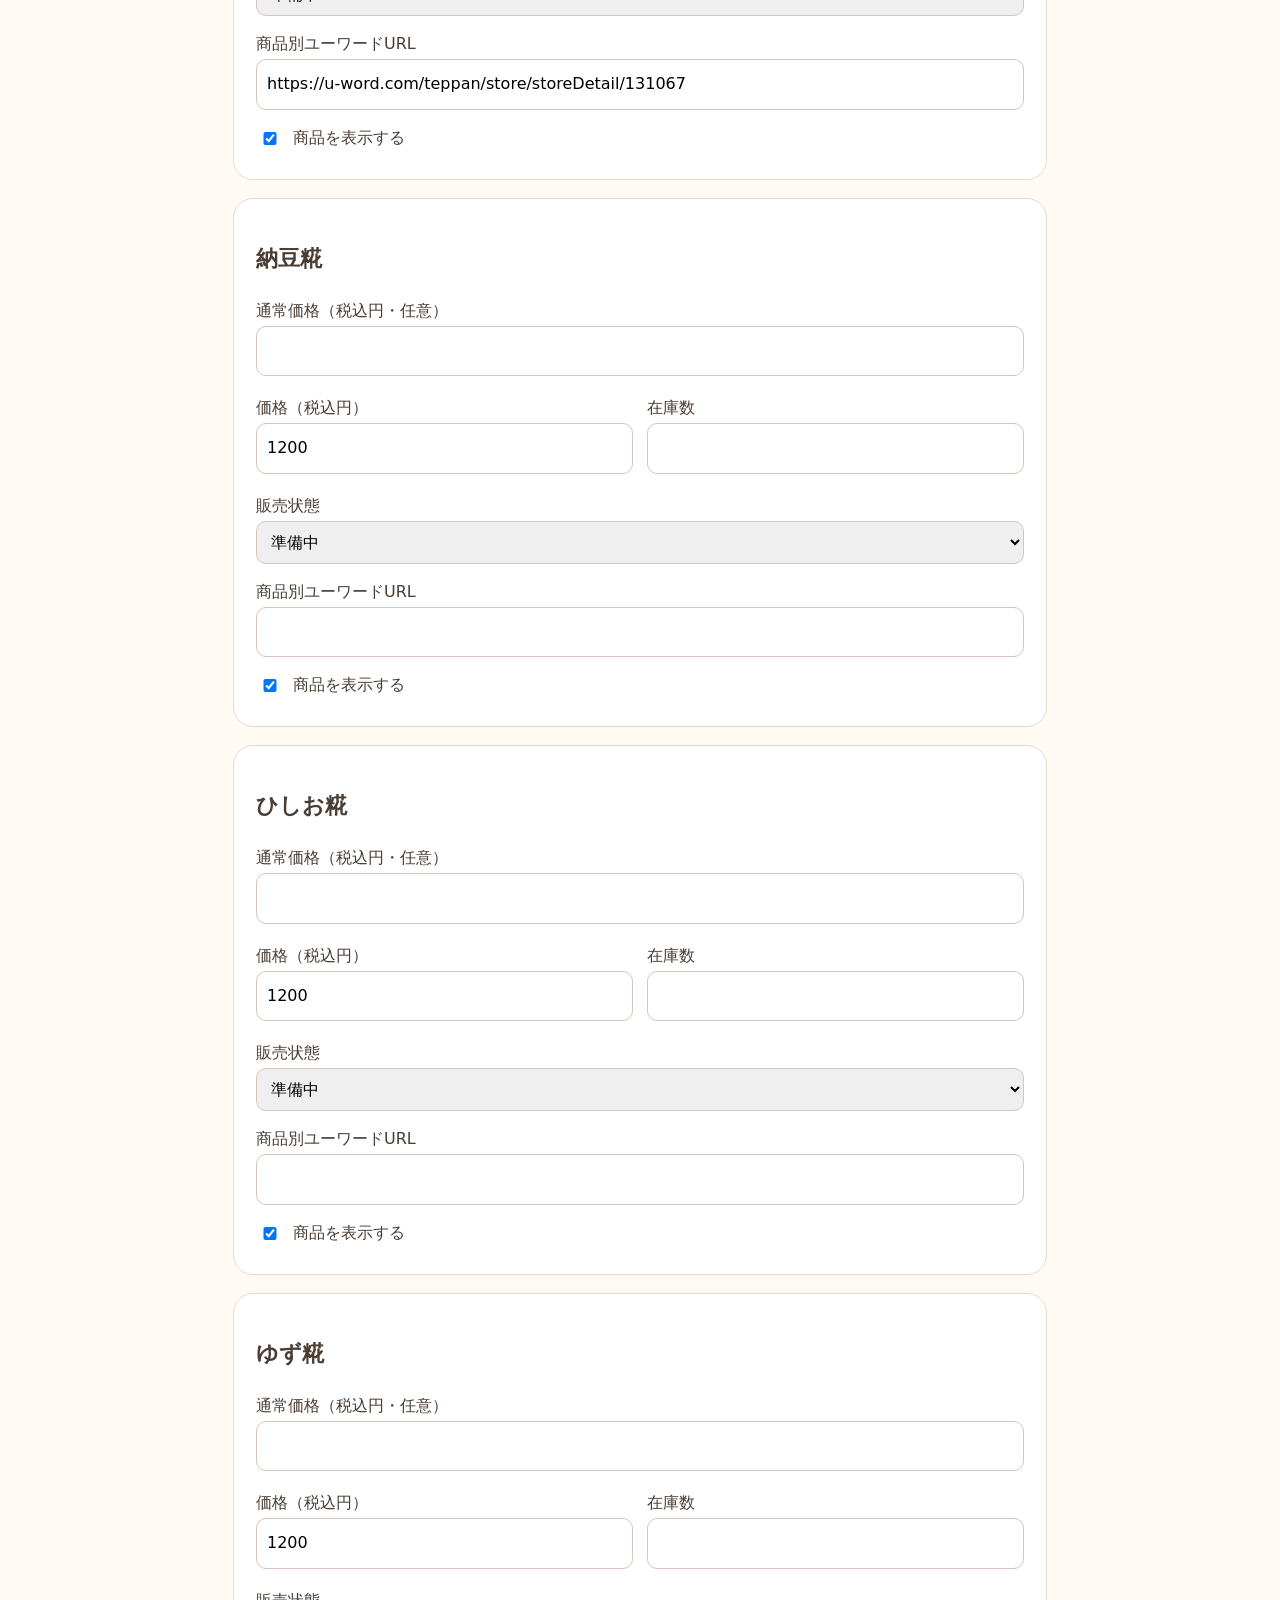
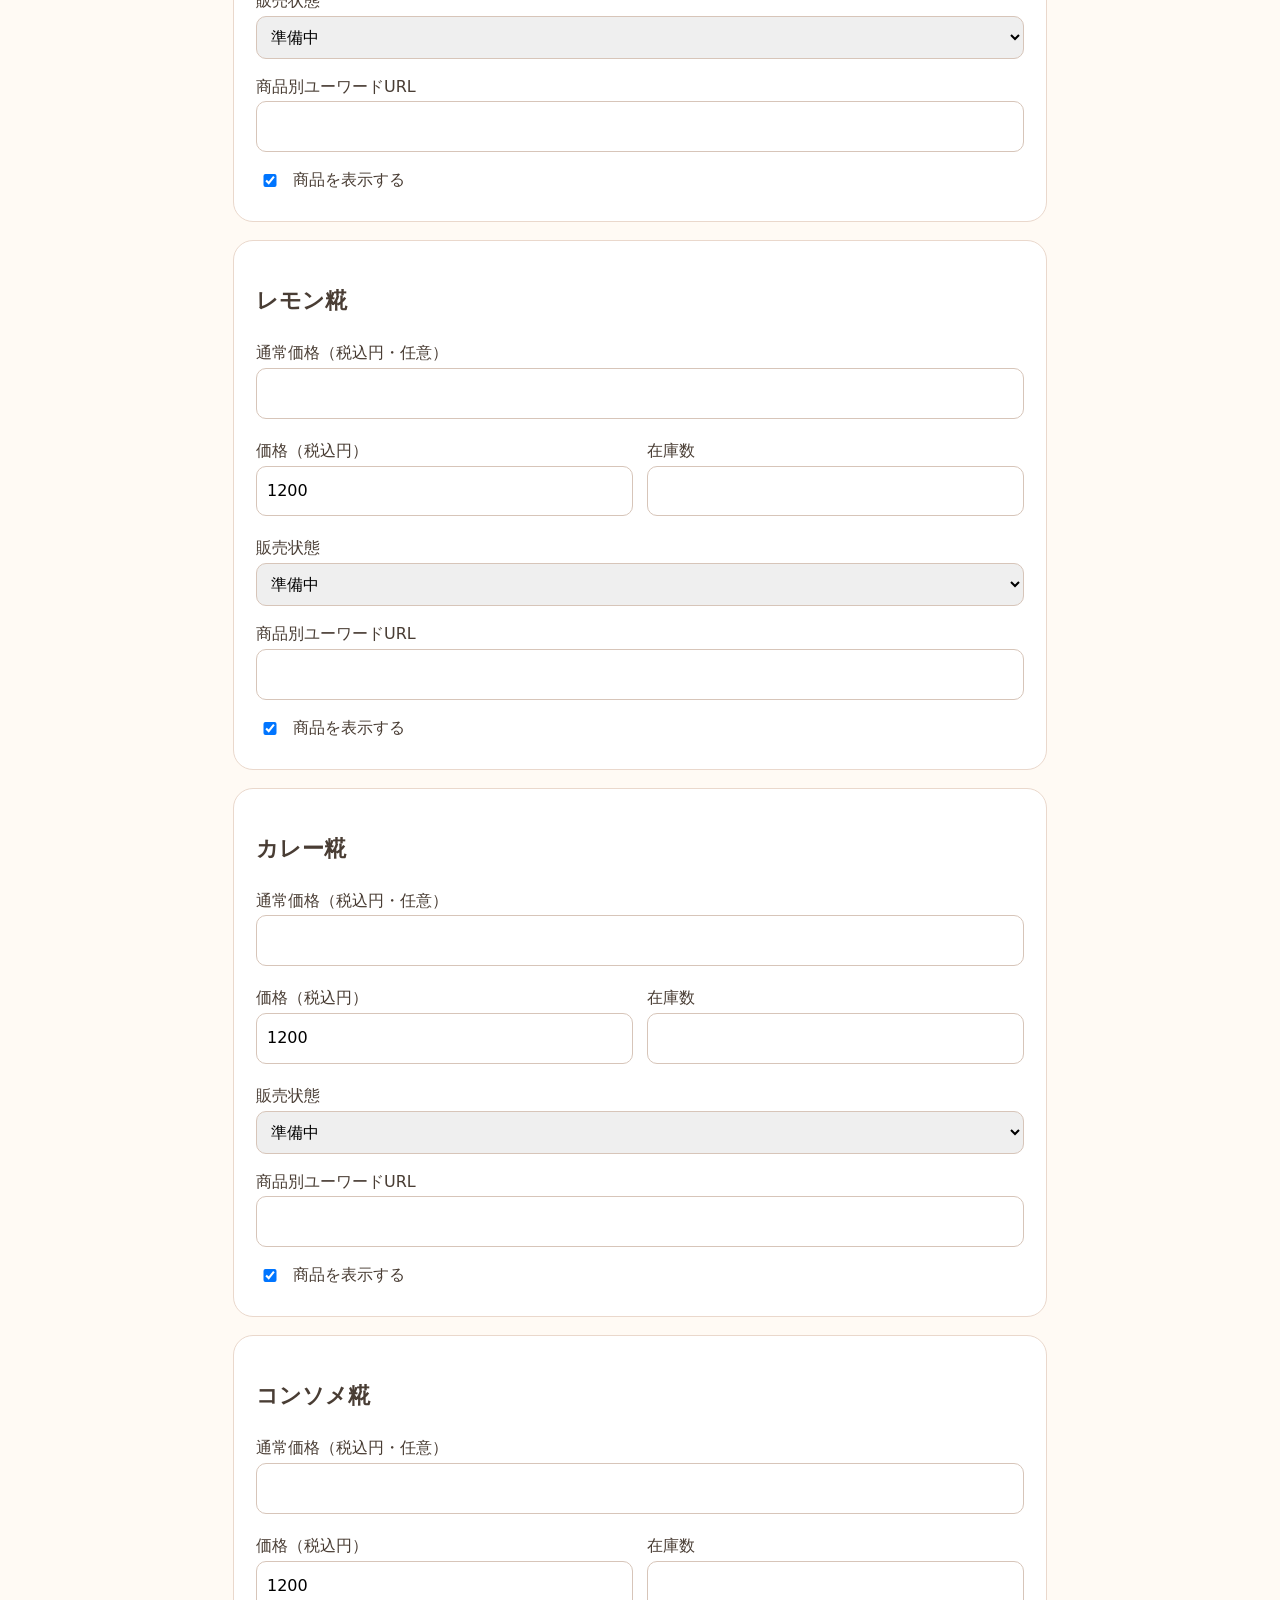
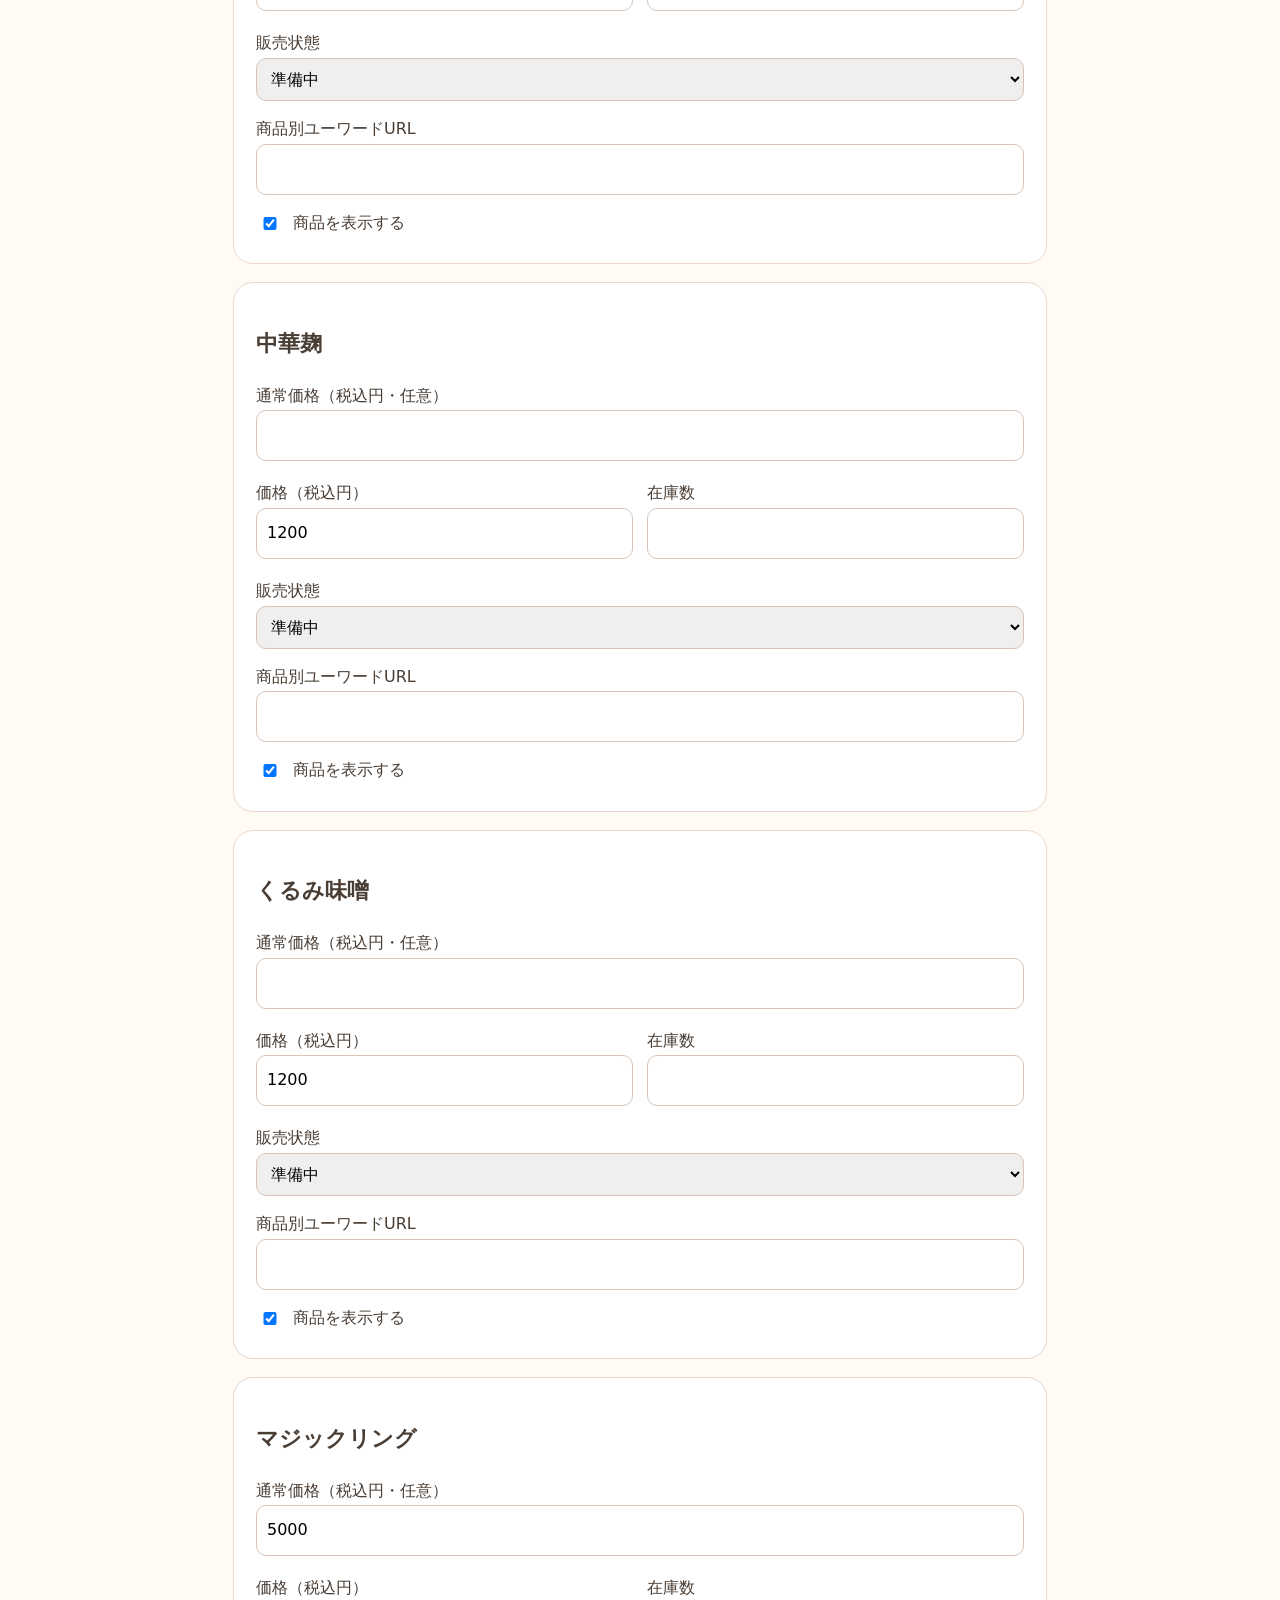
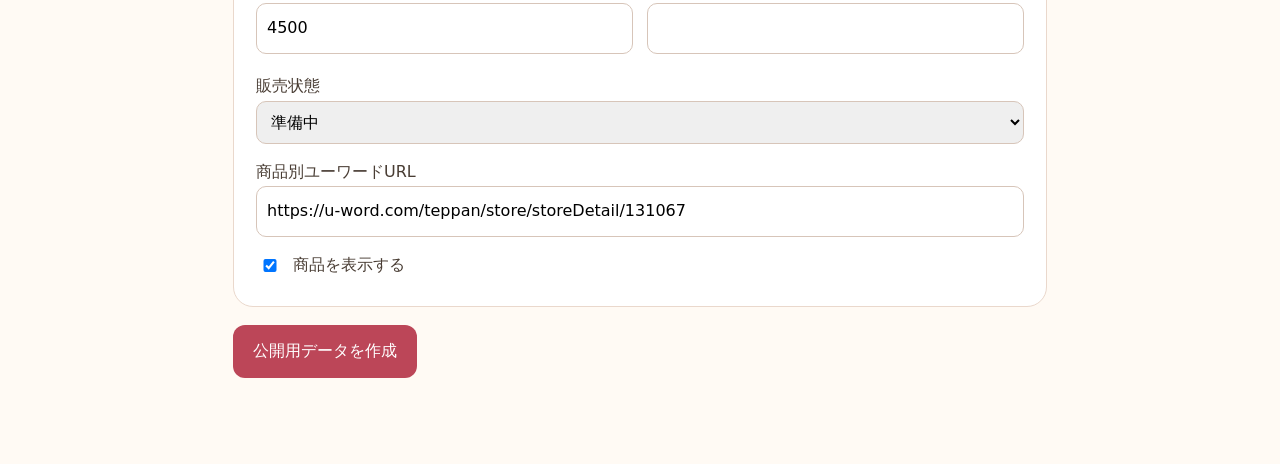
<file: admin.html>
<!doctype html><html lang="ja"><head><meta charset="utf-8"><meta name="viewport" content="width=device-width,initial-scale=1"><title>商品・在庫管理｜糀Life</title><style>[hidden]{display:none!important}*{box-sizing:border-box}body{margin:0;background:#fffaf4;color:#493d34;font:16px/1.8 system-ui,sans-serif}main{max-width:850px;margin:auto;padding:24px 18px 70px}h1{font-size:30px}h2{font-size:22px}a{color:#a23e4d}.card{padding:22px;margin:18px 0;background:white;border:1px solid #ead8cc;border-radius:20px}.button,button{display:inline-block;padding:12px 20px;background:#bc4658;color:white;border:0;border-radius:12px;font:inherit;text-decoration:none;cursor:pointer}button:disabled{opacity:.5;cursor:default}input,select,textarea{width:100%;padding:10px;border:1px solid #d7c5b9;border-radius:10px;font:inherit}label{display:block;margin:14px 0 4px}textarea{min-height:90px}.muted{font-size:13px;color:#786458}.row{display:grid;grid-template-columns:1fr 1fr;gap:14px}#status{white-space:pre-wrap}.check{display:flex;gap:10px;align-items:center}.check input{width:20px}@media(max-width:500px){.row{grid-template-columns:1fr}}</style><script src="shop-core.js"></script></head><body><main><a href="./">🌾 糀Life レシピ一覧</a><p><a href="member-admin.html">会員・注文・食品表示のデータベース管理画面へ</a></p><p>この旧画面は接続前の商品設定ファイルの編集用です。データベース接続後は上記の管理画面をご利用ください。</p><h1>商品・在庫管理</h1><p class="card">在庫・価格・購入先を編集できます。「公開用データを作成」後、GitHubで所有者としてログインし、保存するとサイトに反映されます。この画面だけでは公開在庫は変わりません。自動在庫引当・入金確認は行いません。注文確認後に在庫を更新してください。</p><form id="adminForm"><section class="card"><h2>購入設定</h2><label for="storeUrl">ユーワード店舗URL</label><input id="storeUrl" type="url" placeholder="店舗・商品ページのURL"><label for="orderEmail">注文受付メール</label><input id="orderEmail" type="email"><label for="shippingFee">国内送料（税込円・一律）</label><input id="shippingFee" type="number" min="0" step="1"><p class="muted">発送は日本国内のみ。海外への発送は受け付けません。</p><label for="legalUrl">販売条件・特定商取引法に基づく表記のURL</label><input id="legalUrl" type="url"><label class="check"><input id="bankEnabled" type="checkbox">銀行振込の注文受付を有効にする</label><label for="bankInstructions">銀行振込の案内（公開されます）</label><textarea id="bankInstructions" placeholder="例：在庫確認後、メールで振込先をご案内します。"></textarea><label class="check"><input id="paypayOnlineReady" type="checkbox">通販用PayPay決済を導入済み・メールで決済案内可能</label><p class="muted">個人向け送金機能や店頭QRを通販決済として設定しないでください。APIキー・パスワード・顧客情報は入力しないでください。</p></section><div id="adminProducts"></div><button type="submit">公開用データを作成</button></form><p id="status" role="status"></p><section id="publish" class="card" hidden><h2>GitHubで保存して反映</h2><p>下のデータをコピーし、GitHubの編集欄を置き換えて「Commit changes」で保存してください。編集権限はGitHub側で確認されます。反映まで数分かかる場合があります。</p><button id="copyConfig">データをコピー</button> <a id="editLink" class="button" href="https://github.com/heart1650-byte/koji-life/edit/main/shop-config.json" target="_blank" rel="noopener noreferrer">GitHubで保存する</a><textarea id="configOutput" readonly style="min-height:260px"></textarea></section></main><script src="admin.js"></script></body></html>
</file>
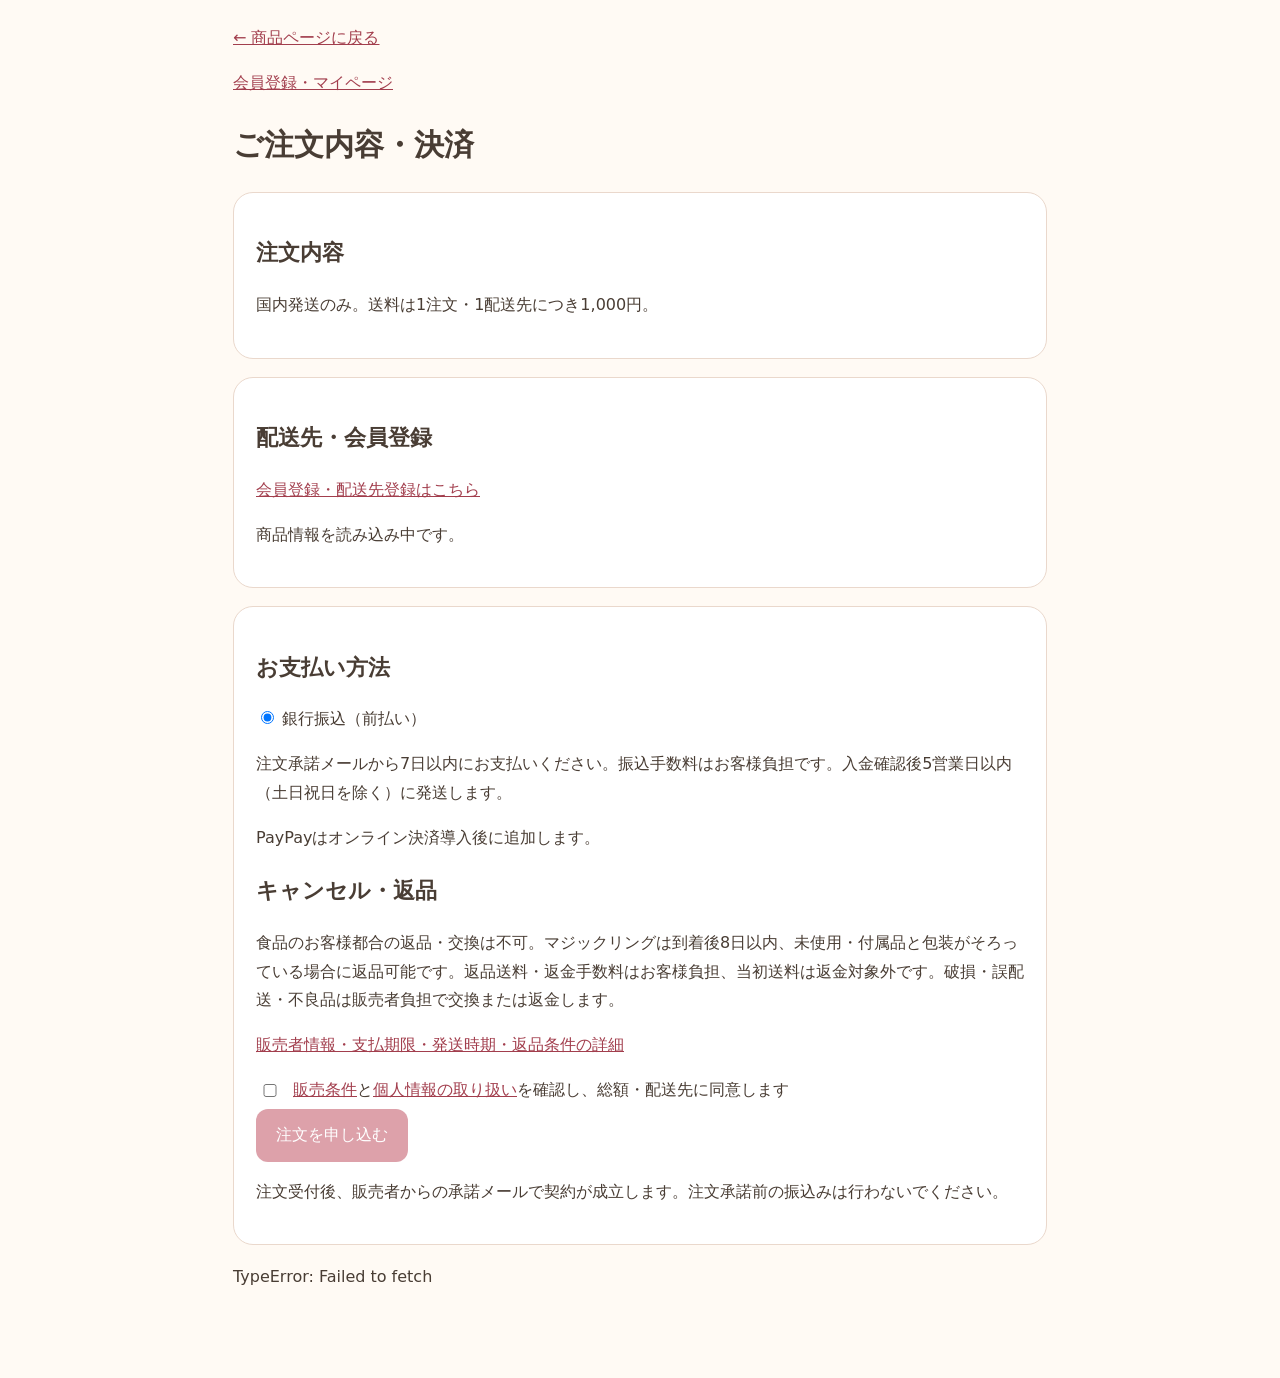
<file: checkout.html>
<!doctype html><html lang="ja"><head><meta charset="utf-8"><meta name="viewport" content="width=device-width,initial-scale=1"><title>ご注文内容・決済｜糀Life</title><style>[hidden]{display:none!important}*{box-sizing:border-box}body{margin:0;background:#fffaf4;color:#493d34;font:16px/1.8 system-ui,sans-serif}main{max-width:850px;margin:auto;padding:24px 18px 70px}h1{font-size:30px}h2{font-size:22px}a{color:#a23e4d}.card{padding:22px;margin:18px 0;background:white;border:1px solid #ead8cc;border-radius:20px}.button,button{display:inline-block;padding:12px 20px;background:#bc4658;color:white;border:0;border-radius:12px;font:inherit;text-decoration:none;cursor:pointer}button:disabled{opacity:.5;cursor:default}input,select,textarea{width:100%;padding:10px;border:1px solid #d7c5b9;border-radius:10px;font:inherit}label{display:block;margin:14px 0 4px}textarea{min-height:90px}.muted{font-size:13px;color:#786458}.row{display:grid;grid-template-columns:1fr 1fr;gap:14px}#status{white-space:pre-wrap}.check{display:flex;gap:10px;align-items:center}.check input{width:20px}@media(max-width:500px){.row{grid-template-columns:1fr}}.qty{display:flex;align-items:center;gap:14px;flex-wrap:wrap}.qty span{font-size:22px;min-width:30px;text-align:center}.secondary{background:#f4e9df;color:#493d34}.cart-item{padding:12px 0 22px;border-bottom:1px solid #ead8cc}.grand{font-size:23px;font-weight:bold}.cart-link{position:sticky;bottom:12px;display:block;text-align:center}h3{font-size:18px}</style><script src="vendor/supabase-2.58.0.js"></script><script src="member-api.js"></script><script src="shop-core.js"></script><script src="cart-core.js"></script></head><body><main><a href="shop.html">← 商品ページに戻る</a><p><a href="member.html">会員登録・マイページ</a></p><h1>ご注文内容・決済</h1><section class="card"><h2>注文内容</h2><div id="cartLines"></div><div id="cartTotals" aria-live="polite"></div><p>国内発送のみ。送料は1注文・1配送先につき1,000円。</p></section><section class="card"><h2>配送先・会員登録</h2><p><a href="member.html">会員登録・配送先登録はこちら</a></p><p id="checkoutNotice" role="status">商品情報を読み込み中です。</p></section><section class="card"><h2>お支払い方法</h2><label><input type="radio" name="payment" checked style="width:auto"> 銀行振込（前払い）</label><p>注文承諾メールから7日以内にお支払いください。振込手数料はお客様負担です。入金確認後5営業日以内（土日祝日を除く）に発送します。</p><p>PayPayはオンライン決済導入後に追加します。</p><h2>キャンセル・返品</h2><p>食品のお客様都合の返品・交換は不可。マジックリングは到着後8日以内、未使用・付属品と包装がそろっている場合に返品可能です。返品送料・返金手数料はお客様負担、当初送料は返金対象外です。破損・誤配送・不良品は販売者負担で交換または返金します。</p><a href="legal.html">販売者情報・支払期限・発送時期・返品条件の詳細</a><p><label class="check"><input type="checkbox" id="terms"><span><a href="legal.html">販売条件</a>と<a href="privacy.html">個人情報の取り扱い</a>を確認し、総額・配送先に同意します</span></label><button id="placeOrder" disabled>注文を申し込む</button></p><p>注文受付後、販売者からの承諾メールで契約が成立します。注文承諾前の振込みは行わないでください。</p></section><p id="status" role="status"></p></main><script src="cart.js?v=2"></script><script src="checkout.js"></script></body></html>
</file>
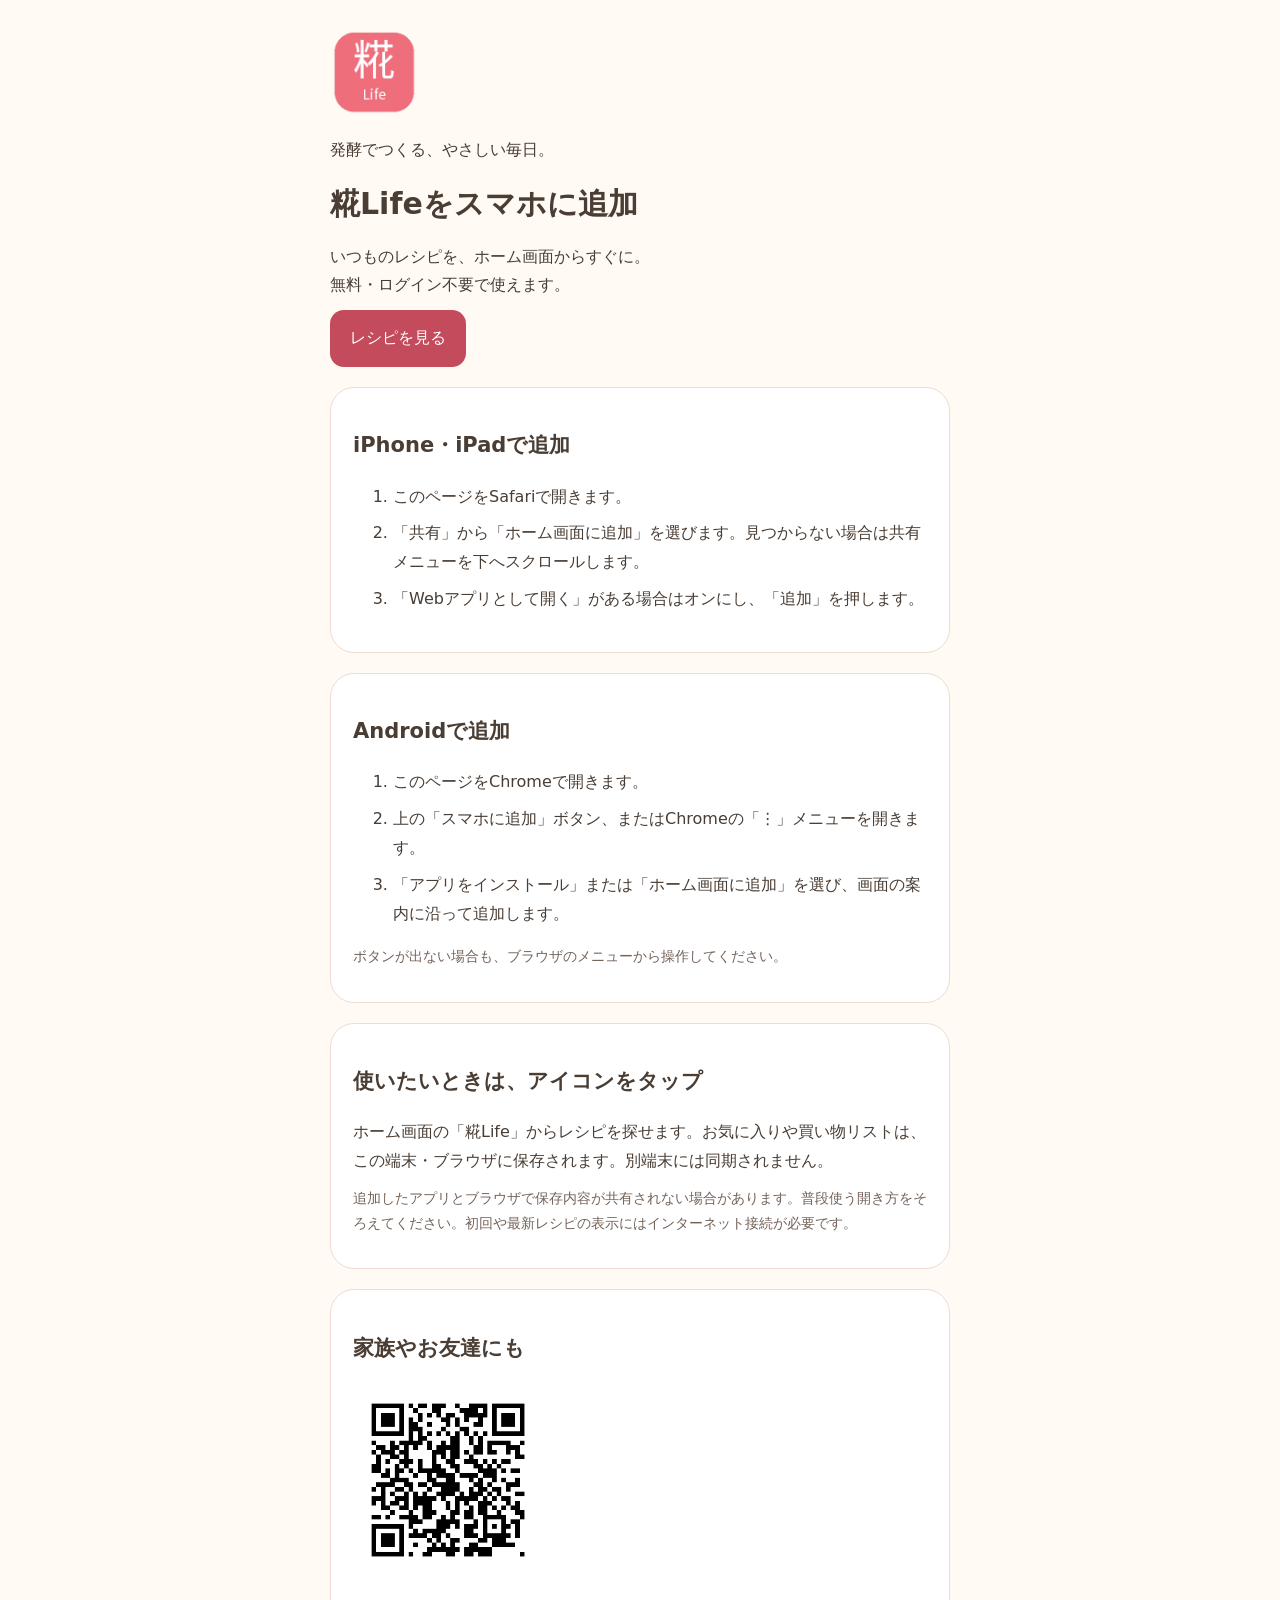
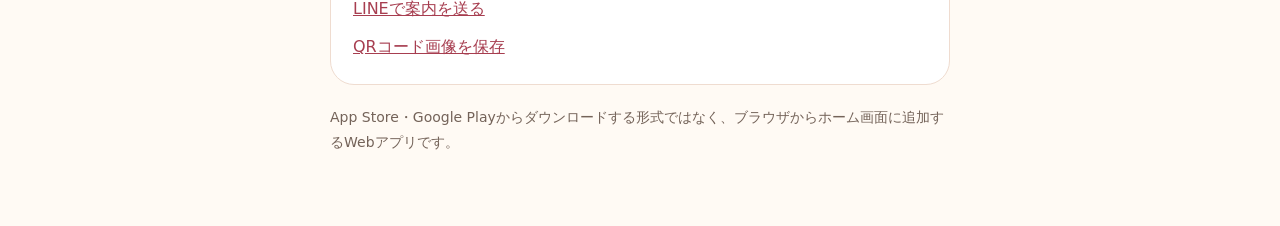
<file: install.html>
<!doctype html><html lang="ja"><head><meta charset="utf-8"><meta name="viewport" content="width=device-width,initial-scale=1"><meta name="theme-color" content="#fffaf4"><meta name="apple-mobile-web-app-capable" content="yes"><meta name="apple-mobile-web-app-title" content="糀Life"><link rel="apple-touch-icon" href="assets/icon-180.png"><link rel="manifest" href="manifest.webmanifest"><title>糀Lifeをスマホに追加｜無料レシピアプリ</title><style>body{margin:0;background:#fffaf4;color:#493d34;font-family:system-ui,sans-serif;line-height:1.8}main{max-width:620px;margin:auto;padding:28px 20px 60px}h1{font-size:30px;margin:12px 0}h2{font-size:21px}p{margin:10px 0}.card{background:white;border:1px solid #efdcd0;border-radius:24px;padding:22px;margin:20px 0}.button,button{display:inline-block;background:#c34b5b;color:white;border:0;border-radius:14px;padding:14px 20px;font:inherit;text-decoration:none;cursor:pointer}.sub{background:#526952}.muted{font-size:14px;color:#746359}.icon{width:88px;border-radius:22px}.qr{width:190px;max-width:90%}a{color:#a73e50}li{margin:8px 0}[hidden]{display:none!important}textarea{box-sizing:border-box;width:100%;font:inherit;border:1px solid #dbc9be;border-radius:12px;padding:12px}</style></head><body><main><img class="icon" src="assets/icon-192.png" alt="糀Life"><p>発酵でつくる、やさしい毎日。</p><h1>糀Lifeをスマホに追加</h1><p>いつものレシピを、ホーム画面からすぐに。<br>無料・ログイン不要で使えます。</p><a class="button" href="./">レシピを見る</a> <button id="installButton" hidden>スマホに追加</button><p id="installed" hidden>この端末では、アプリとして開いています。</p><section id="lineNotice" class="card" hidden><h2>LINEから開いている方へ</h2><p>LINEのメニューから「ブラウザで開く」を選び、iPhoneはSafari、AndroidはChromeで開いてください。表示名は端末によって異なります。</p><button id="copyUrl">このページのURLをコピー</button><p id="copyStatus" role="status"></p><textarea id="urlFallback" hidden readonly></textarea></section><section class="card"><h2>iPhone・iPadで追加</h2><ol><li>このページをSafariで開きます。</li><li>「共有」から「ホーム画面に追加」を選びます。見つからない場合は共有メニューを下へスクロールします。</li><li>「Webアプリとして開く」がある場合はオンにし、「追加」を押します。</li></ol></section><section class="card"><h2>Androidで追加</h2><ol><li>このページをChromeで開きます。</li><li>上の「スマホに追加」ボタン、またはChromeの「⋮」メニューを開きます。</li><li>「アプリをインストール」または「ホーム画面に追加」を選び、画面の案内に沿って追加します。</li></ol><p class="muted">ボタンが出ない場合も、ブラウザのメニューから操作してください。</p></section><section class="card"><h2>使いたいときは、アイコンをタップ</h2><p>ホーム画面の「糀Life」からレシピを探せます。お気に入りや買い物リストは、この端末・ブラウザに保存されます。別端末には同期されません。</p><p class="muted">追加したアプリとブラウザで保存内容が共有されない場合があります。普段使う開き方をそろえてください。初回や最新レシピの表示にはインターネット接続が必要です。</p></section><section class="card"><h2>家族やお友達にも</h2><img class="qr" src="assets/koji-life-qr.png" alt="糀Lifeの追加案内を開くQRコード"><p><a href="https://line.me/R/msg/text/?%F0%9F%8C%BF%20%E7%B3%80Life%E3%82%92%E7%84%A1%E6%96%99%E3%81%A7%E4%BD%BF%E3%81%A3%E3%81%A6%E3%81%BF%E3%81%BE%E3%81%9B%E3%82%93%E3%81%8B%EF%BC%9F%0A%E6%AF%8E%E6%97%A5%E3%81%AE%E3%81%94%E3%81%AF%E3%82%93%E3%82%84%E3%81%8A%E8%8F%93%E5%AD%90%E3%81%A5%E3%81%8F%E3%82%8A%E3%81%AB%E3%80%81%E7%99%BA%E9%85%B5%E3%83%AC%E3%82%B7%E3%83%94%E3%82%92%E3%80%82%0A%E6%9D%90%E6%96%99%E6%A4%9C%E7%B4%A2%E3%83%BB%E5%88%86%E9%87%8F%E5%88%87%E6%9B%BF%E3%83%BB%E3%81%8A%E6%B0%97%E3%81%AB%E5%85%A5%E3%82%8A%E3%83%BB%E8%B2%B7%E3%81%84%E7%89%A9%E3%83%AA%E3%82%B9%E3%83%88%E3%81%8C%E4%BD%BF%E3%81%88%E3%81%BE%E3%81%99%E2%9C%A8%0A%0A%F0%9F%93%B1%20%E3%83%9B%E3%83%BC%E3%83%A0%E7%94%BB%E9%9D%A2%E3%81%AB%E8%BF%BD%E5%8A%A0%E3%81%99%E3%82%8B%E3%81%A8%E3%80%81%E6%AC%A1%E3%81%8B%E3%82%89%E3%82%A2%E3%82%A4%E3%82%B3%E3%83%B3%E3%82%92%E6%8A%BC%E3%81%99%E3%81%A0%E3%81%91%EF%BC%81%0A%E7%84%A1%E6%96%99%E3%83%BB%E3%83%AD%E3%82%B0%E3%82%A4%E3%83%B3%E4%B8%8D%E8%A6%81%E3%81%A7%E3%81%99%E3%80%82%0A%0A%E3%81%93%E3%81%A1%E3%82%89%E3%81%8B%E3%82%89%E9%96%8B%E3%81%84%E3%81%A6%E3%80%8C%E3%82%B9%E3%83%9E%E3%83%9B%E3%81%AB%E8%BF%BD%E5%8A%A0%E3%80%8D%E3%81%AE%E6%A1%88%E5%86%85%E3%82%92%E3%81%94%E8%A6%A7%E3%81%8F%E3%81%A0%E3%81%95%E3%81%84%F0%9F%91%87%0Ahttps%3A//heart1650-byte.github.io/koji-life/install.html%0A%0A%E2%80%BB%E3%81%8A%E6%B0%97%E3%81%AB%E5%85%A5%E3%82%8A%E3%81%AF%E3%80%81%E3%81%8A%E4%BD%BF%E3%81%84%E3%81%AE%E7%AB%AF%E6%9C%AB%E3%83%BB%E3%83%96%E3%83%A9%E3%82%A6%E3%82%B6%E3%81%AB%E4%BF%9D%E5%AD%98%E3%81%95%E3%82%8C%E3%81%BE%E3%81%99%E3%80%82">LINEで案内を送る</a></p><a href="assets/koji-life-qr.png" download>QRコード画像を保存</a></section><p class="muted">App Store・Google Playからダウンロードする形式ではなく、ブラウザからホーム画面に追加するWebアプリです。</p></main><script src="install.js"></script></body></html>
</file>
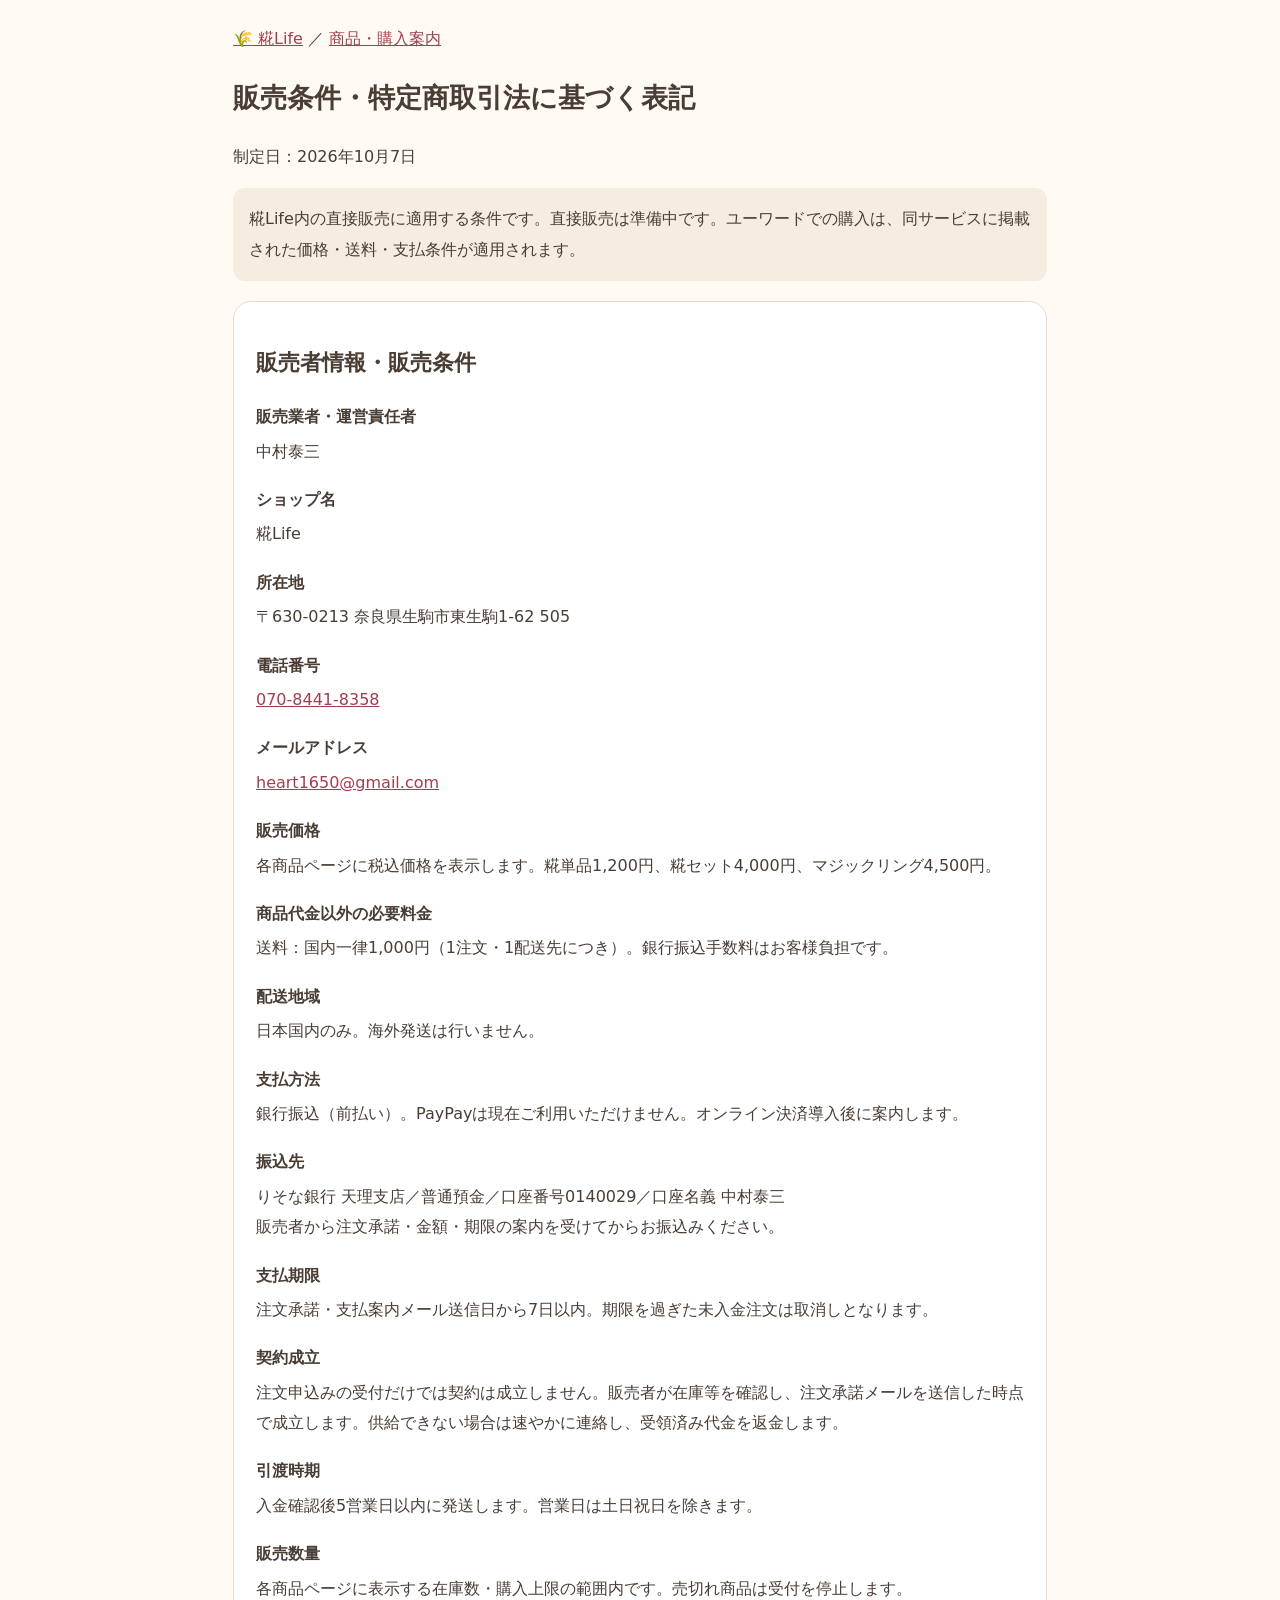
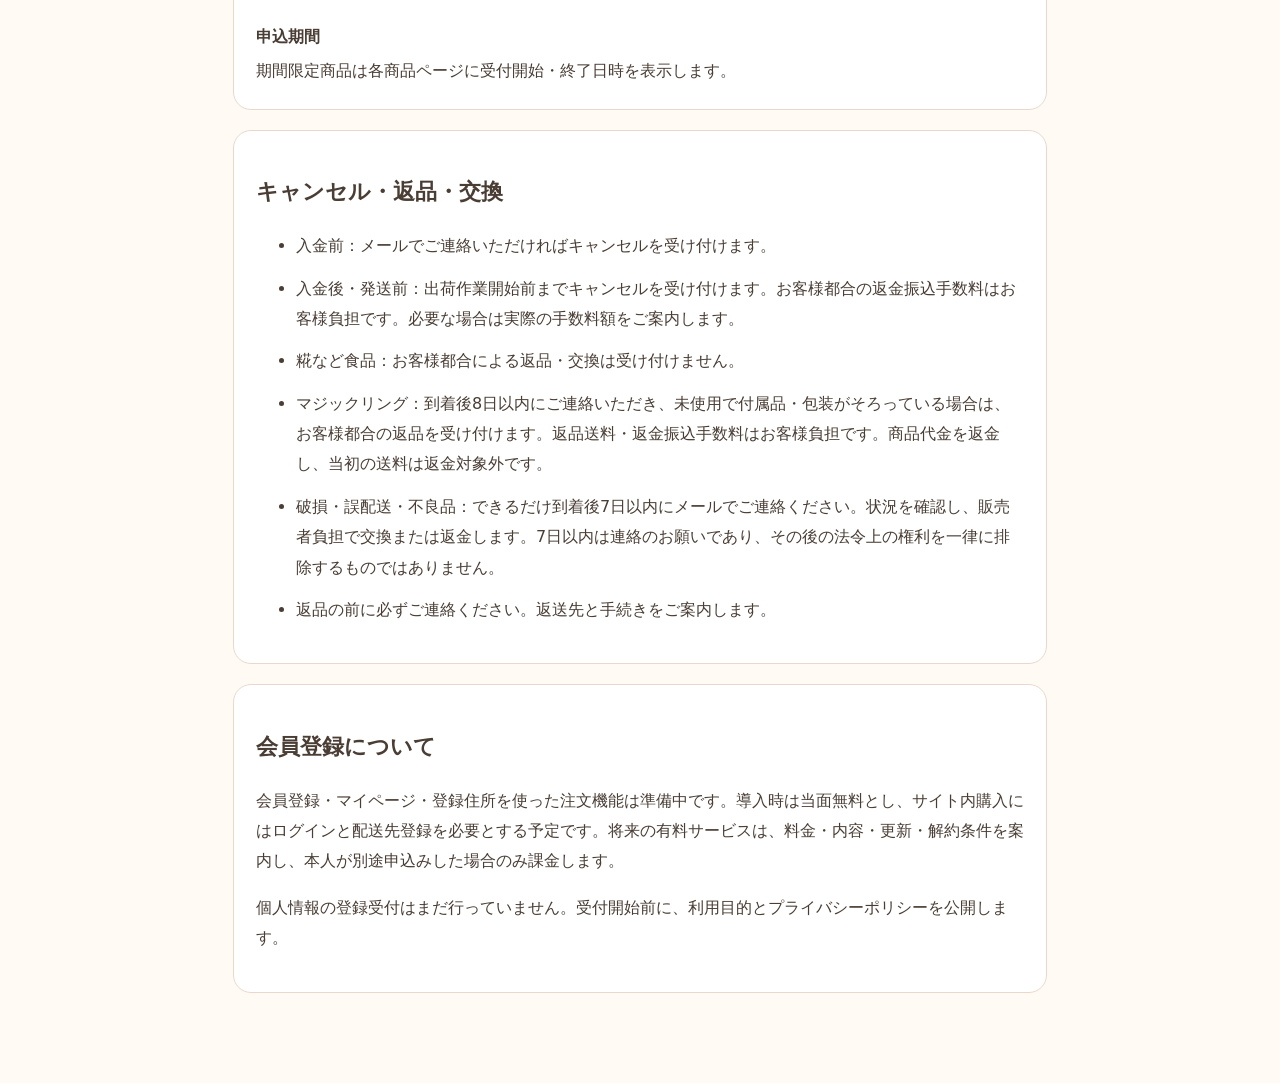
<file: legal.html>
<!doctype html><html lang="ja"><head><meta charset="utf-8"><meta name="viewport" content="width=device-width,initial-scale=1"><title>販売条件・特定商取引法に基づく表記｜糀Life</title><style>*{box-sizing:border-box}body{margin:0;background:#fffaf4;color:#493d34;font:16px/1.9 system-ui,sans-serif}main{max-width:850px;margin:auto;padding:24px 18px 70px}h1{font-size:27px}h2{font-size:22px}a{color:#a23e4d}section{background:white;padding:22px;border:1px solid #ead8cc;border-radius:18px;margin:20px 0}dl{margin:0}dt{font-weight:bold;margin-top:18px}dd{margin:4px 0 0}li{margin:12px 0}.notice{background:#f7ece0;padding:16px;border-radius:12px}</style></head><body><main><a href="./">🌾 糀Life</a> ／ <a href="shop.html">商品・購入案内</a><h1>販売条件・特定商取引法に基づく表記</h1><p>制定日：2026年10月7日</p><p class="notice">糀Life内の直接販売に適用する条件です。直接販売は準備中です。ユーワードでの購入は、同サービスに掲載された価格・送料・支払条件が適用されます。</p>
<section><h2>販売者情報・販売条件</h2><dl>
<dt>販売業者・運営責任者</dt><dd>中村泰三</dd><dt>ショップ名</dt><dd>糀Life</dd><dt>所在地</dt><dd>〒630-0213 奈良県生駒市東生駒1-62 505</dd><dt>電話番号</dt><dd><a href="tel:07084418358">070-8441-8358</a></dd><dt>メールアドレス</dt><dd><a href="mailto:heart1650@gmail.com">heart1650@gmail.com</a></dd>
<dt>販売価格</dt><dd>各商品ページに税込価格を表示します。糀単品1,200円、糀セット4,000円、マジックリング4,500円。</dd><dt>商品代金以外の必要料金</dt><dd>送料：国内一律1,000円（1注文・1配送先につき）。銀行振込手数料はお客様負担です。</dd><dt>配送地域</dt><dd>日本国内のみ。海外発送は行いません。</dd>
<dt>支払方法</dt><dd>銀行振込（前払い）。PayPayは現在ご利用いただけません。オンライン決済導入後に案内します。</dd><dt>振込先</dt><dd>りそな銀行 天理支店／普通預金／口座番号0140029／口座名義 中村泰三<br>販売者から注文承諾・金額・期限の案内を受けてからお振込みください。</dd><dt>支払期限</dt><dd>注文承諾・支払案内メール送信日から7日以内。期限を過ぎた未入金注文は取消しとなります。</dd><dt>契約成立</dt><dd>注文申込みの受付だけでは契約は成立しません。販売者が在庫等を確認し、注文承諾メールを送信した時点で成立します。供給できない場合は速やかに連絡し、受領済み代金を返金します。</dd>
<dt>引渡時期</dt><dd>入金確認後5営業日以内に発送します。営業日は土日祝日を除きます。</dd><dt>販売数量</dt><dd>各商品ページに表示する在庫数・購入上限の範囲内です。売切れ商品は受付を停止します。</dd><dt>申込期間</dt><dd>期間限定商品は各商品ページに受付開始・終了日時を表示します。</dd></dl></section>
<section><h2>キャンセル・返品・交換</h2><ul>
<li>入金前：メールでご連絡いただければキャンセルを受け付けます。</li>
<li>入金後・発送前：出荷作業開始前までキャンセルを受け付けます。お客様都合の返金振込手数料はお客様負担です。必要な場合は実際の手数料額をご案内します。</li>
<li>糀など食品：お客様都合による返品・交換は受け付けません。</li>
<li>マジックリング：到着後8日以内にご連絡いただき、未使用で付属品・包装がそろっている場合は、お客様都合の返品を受け付けます。返品送料・返金振込手数料はお客様負担です。商品代金を返金し、当初の送料は返金対象外です。</li>
<li>破損・誤配送・不良品：できるだけ到着後7日以内にメールでご連絡ください。状況を確認し、販売者負担で交換または返金します。7日以内は連絡のお願いであり、その後の法令上の権利を一律に排除するものではありません。</li>
<li>返品の前に必ずご連絡ください。返送先と手続きをご案内します。</li></ul></section>
<section><h2>会員登録について</h2><p>会員登録・マイページ・登録住所を使った注文機能は準備中です。導入時は当面無料とし、サイト内購入にはログインと配送先登録を必要とする予定です。将来の有料サービスは、料金・内容・更新・解約条件を案内し、本人が別途申込みした場合のみ課金します。</p><p>個人情報の登録受付はまだ行っていません。受付開始前に、利用目的とプライバシーポリシーを公開します。</p></section></main></body></html>
</file>
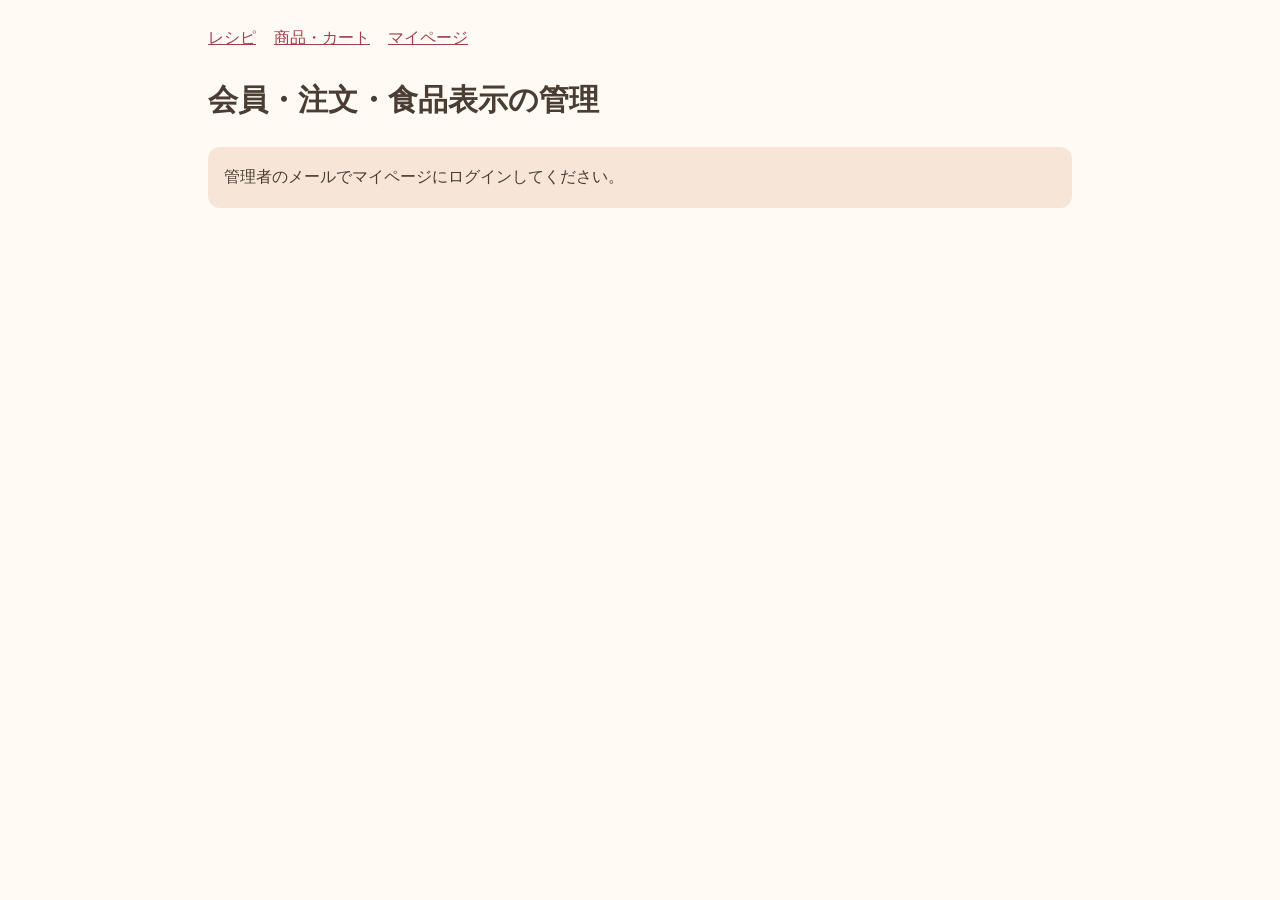
<file: member-admin.html>
<!doctype html><html lang="ja"><head><meta charset="utf-8"><meta name="viewport" content="width=device-width,initial-scale=1"><title>会員・注文・食品表示の管理｜糀Life</title><link rel="stylesheet" href="member.css"><script src="vendor/supabase-2.58.0.js"></script><script src="member-api.js"></script><script src="shop-core.js"></script></head><body><main><nav><a href="./">レシピ</a><a href="shop.html">商品・カート</a><a href="member.html">マイページ</a></nav><h1>会員・注文・食品表示の管理</h1><p id="status" class="notice" role="status">読み込み中です。</p><section id="admin" hidden><section class="card"><h2>商品・在庫・食品表示</h2><label>商品を選択<select id="product"></select></label><form id="productForm"><label>商品名<input name="name" maxlength="150" required></label><div class="row"><label>税込価格（円）<input name="price" type="number" min="1" max="1000000" required></label><label>在庫数<input name="stock" type="number" min="0" max="100000" required></label></div><label>販売状態<select name="state"><option>準備中</option><option>販売中</option><option>販売休止</option></select></label><label class="check"><input name="visible" type="checkbox">商品ページに表示</label><div id="foodFields"></div><div id="components" hidden><p>3点セットに含める食品を3種類選択してください。</p><div id="componentChoices"></div></div><label class="check"><input name="label_confirmed" type="checkbox">食品表示とセット内容を確認済み</label><p class="muted">未確認の表示は注文できません。製造所所在地は販売者住所と同一とは限りません。実際の商品ラベルを確認して入力してください。賞味期限は商品に日付を表示し、この画面には購入前の目安を記載します。</p><button>商品情報を保存</button></form></section><section class="card"><h2>注文受付</h2><p>認証メール配信・食品表示・在庫・テスト注文を確認してから受付を開始してください。銀行振込のみ対応します。</p><button id="enable">注文受付を開始</button> <button id="disable" class="secondary">注文受付を停止</button></section><section class="card"><h2>注文管理（最新100件）</h2><p>承諾メール・入金確認・発送は管理者が行います。ボタン操作だけではメール送信・返金・発送は行われません。</p><div id="orders"></div></section></section></main><script src="member-admin.js"></script></body></html>
</file>
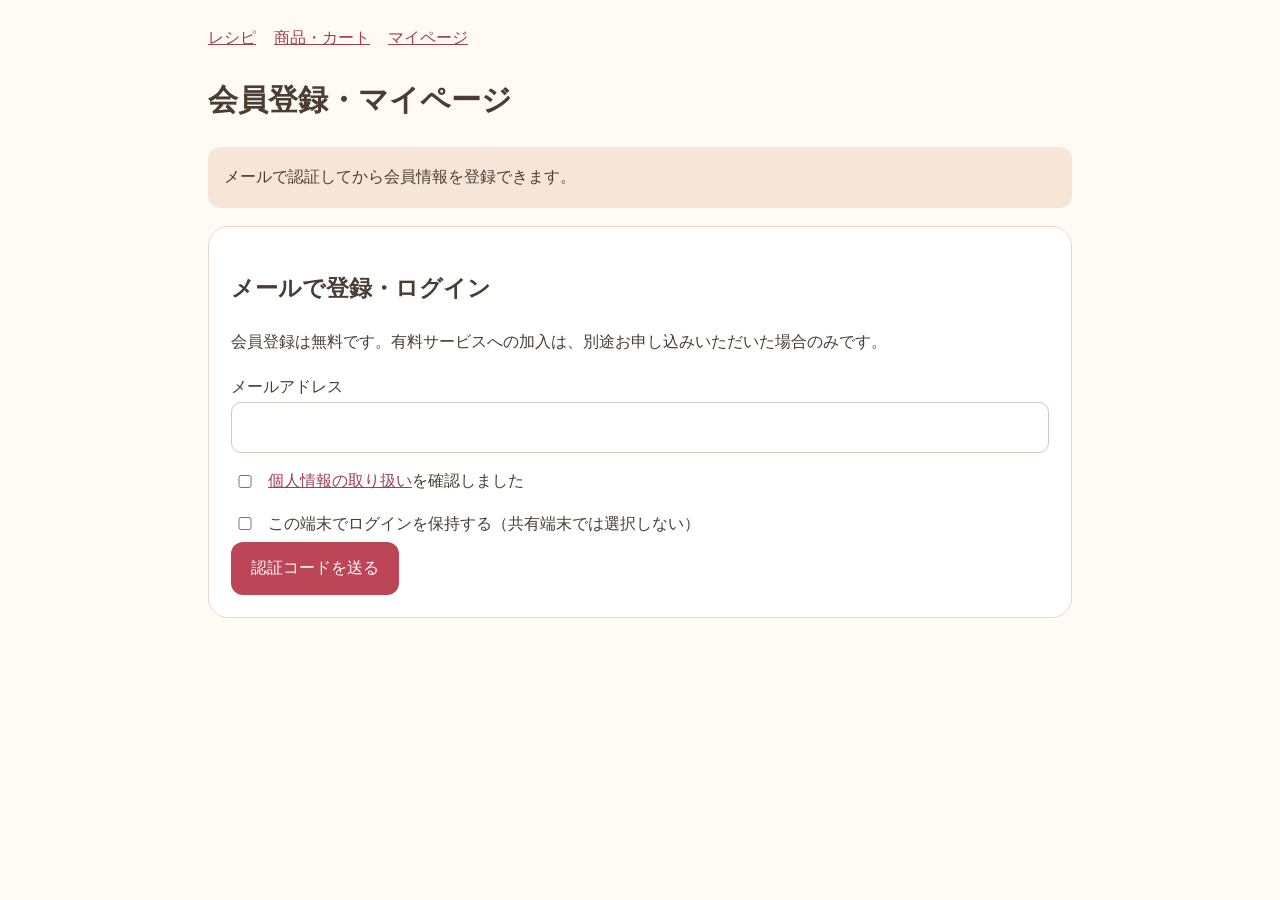
<file: member.html>
<!doctype html><html lang="ja"><head><meta charset="utf-8"><meta name="viewport" content="width=device-width,initial-scale=1"><title>会員登録・マイページ｜糀Life</title><link rel="stylesheet" href="member.css"><script src="vendor/supabase-2.58.0.js"></script><script src="member-api.js"></script><script src="shop-core.js"></script></head><body><main><nav><a href="./">レシピ</a><a href="shop.html">商品・カート</a><a href="member.html">マイページ</a></nav><h1>会員登録・マイページ</h1><p id="status" class="notice" role="status">読み込み中です。</p><section id="login" class="card" hidden><h2>メールで登録・ログイン</h2><p>会員登録は無料です。有料サービスへの加入は、別途お申し込みいただいた場合のみです。</p><form id="send"><label>メールアドレス<input id="email" type="email" autocomplete="email" required maxlength="254"></label><label class="check"><input id="consent" type="checkbox" required><span><a href="privacy.html">個人情報の取り扱い</a>を確認しました</span></label><label class="check"><input id="remember" type="checkbox"><span>この端末でログインを保持する（共有端末では選択しない）</span></label><button>認証コードを送る</button></form><form id="verify" hidden><label>メールに届いた認証コード<input id="code" inputmode="numeric" autocomplete="one-time-code" pattern="[0-9]{6,8}" required></label><button>認証してログイン</button></form></section><section id="account" hidden><p id="accountEmail"></p><button id="logout" class="secondary">ログアウト</button><a id="adminLink" href="member-admin.html" hidden>管理画面へ</a><form id="profile" class="card"><h2>会員情報・配送先</h2><p>購入には、以下の配送先情報の登録が必要です。国内発送のみです。</p><label>お名前<input name="name" autocomplete="name" maxlength="100" required></label><label>配送先の宛名<input name="recipient" autocomplete="shipping name" maxlength="100"></label><label>郵便番号<input name="postal_code" autocomplete="shipping postal-code" inputmode="numeric" maxlength="8"></label><label>都道府県<select name="prefecture" autocomplete="shipping address-level1"><option value="">選択してください</option></select></label><label>市区町村・番地・建物名・部屋番号<input name="address" autocomplete="shipping street-address" maxlength="300"></label><label>電話番号<input name="phone" type="tel" autocomplete="tel" maxlength="15"></label><label class="check"><input name="marketing_opt_in" type="checkbox"><span>お知らせメールを希望する（任意）</span></label><p><a href="privacy.html">個人情報の取り扱い</a>をご確認の上、保存してください。</p><button>会員情報を保存</button></form><section class="card"><h2>注文履歴</h2><div id="orders"></div></section><p>情報の訂正・退会のお問い合わせ：<a href="mailto:heart1650@gmail.com">heart1650@gmail.com</a></p></section></main><script src="member.js"></script></body></html>
</file>
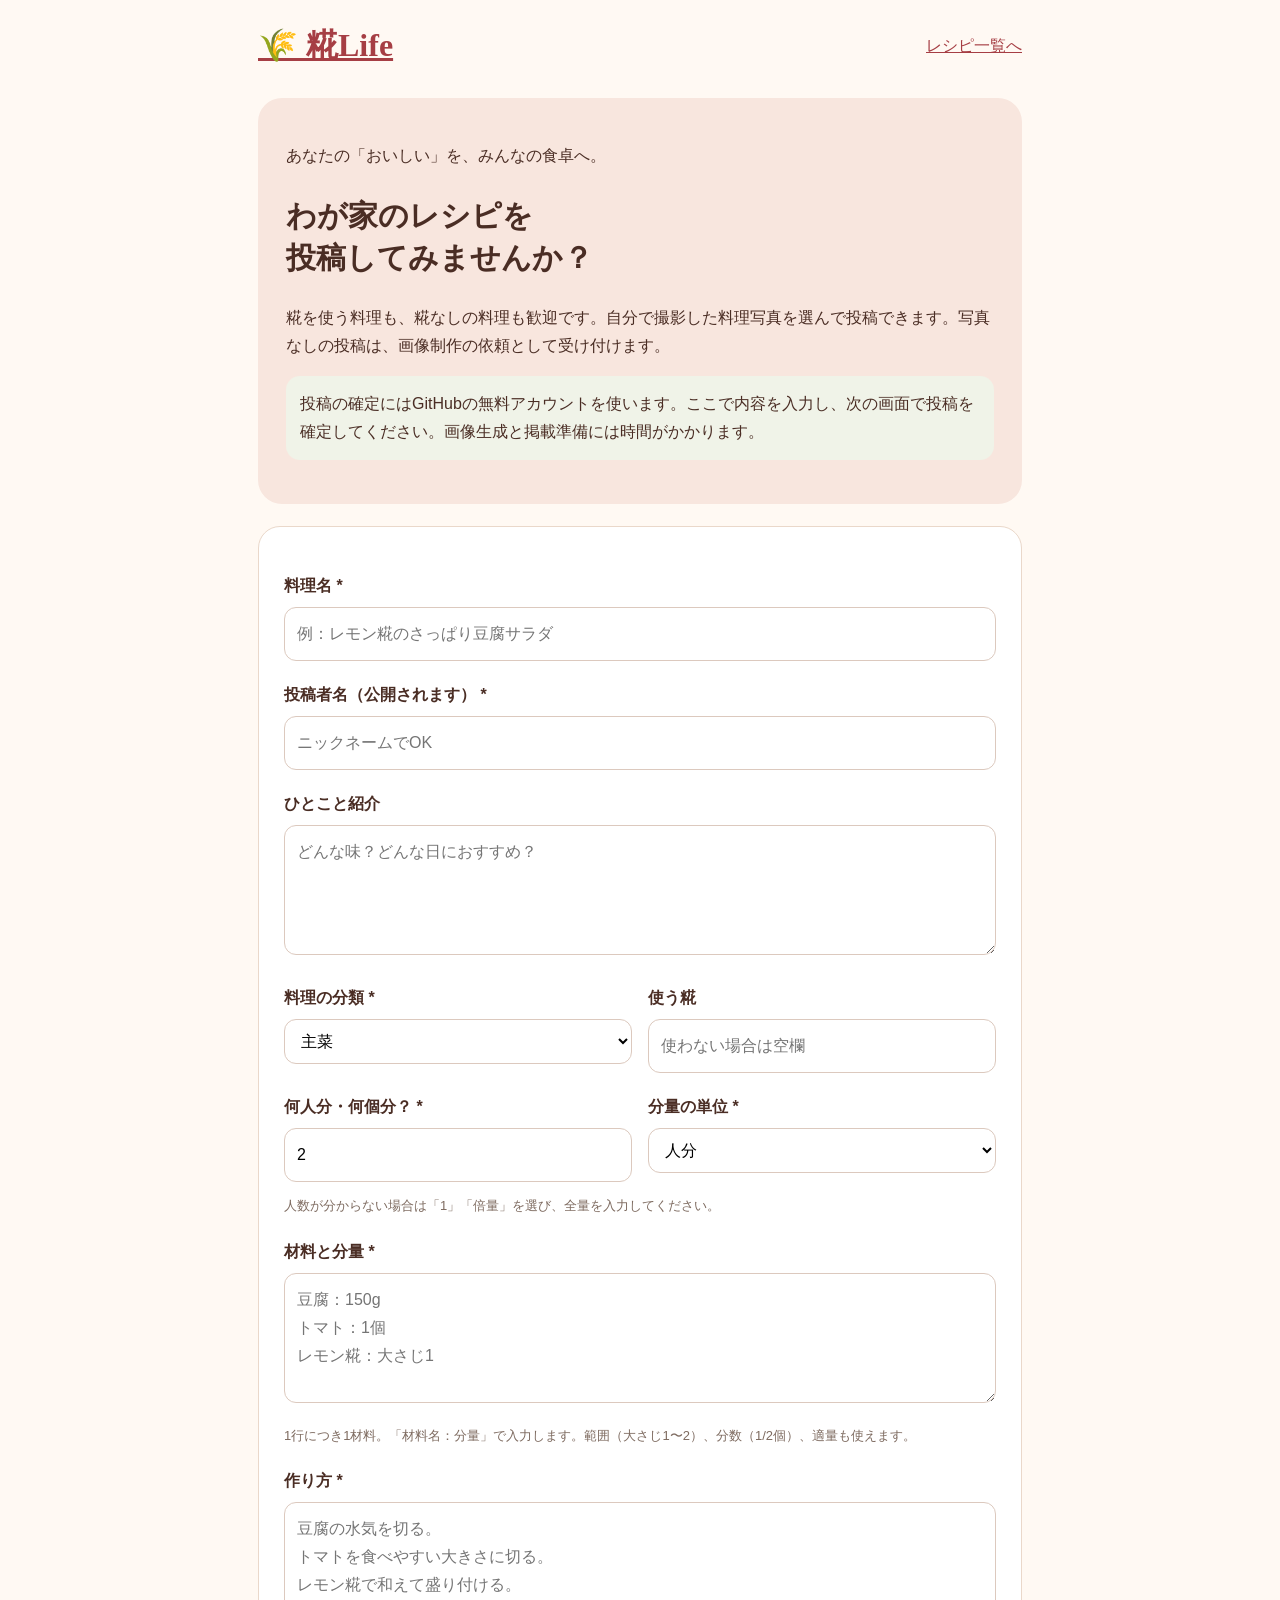
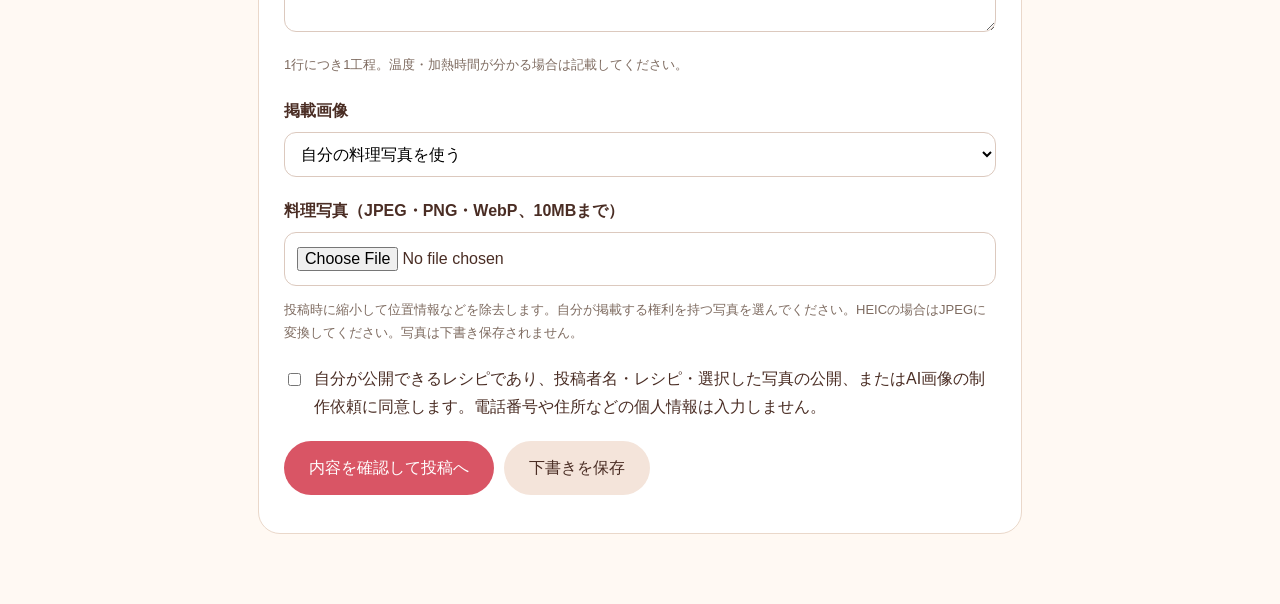
<file: post.html>
<!doctype html><html lang="ja"><head><meta charset="utf-8"><meta name="viewport" content="width=device-width,initial-scale=1"><meta name="theme-color" content="#fff9f3"><title>レシピを投稿する｜糀Life</title><style>
*{box-sizing:border-box}body{margin:0;background:#fff9f3;color:#4a2d24;font:16px/1.75 -apple-system,BlinkMacSystemFont,"Hiragino Sans",sans-serif}.page{max-width:800px;margin:auto;padding:24px 18px 70px}a{color:#a63e44}header{display:flex;justify-content:space-between;align-items:center;margin-bottom:30px}.logo{font:700 32px serif}.intro{padding:28px;background:#f8e6de;border-radius:24px}h1{font:700 30px/1.4 serif}h2{font-size:21px}form,.result{background:#fff;border:1px solid #ead8ca;padding:25px;border-radius:22px;margin-top:22px}label{display:block;font-weight:600;margin:20px 0 7px}input,select,textarea{width:100%;border:1px solid #dcc9be;border-radius:12px;padding:12px;font:inherit;background:#fff}textarea{min-height:130px;resize:vertical}.row{display:grid;grid-template-columns:1fr 1fr;gap:16px}.help{font-size:13px;color:#7e6b60}.button,button{display:inline-block;background:#d95565;color:#fff;border:0;border-radius:30px;padding:13px 25px;font:inherit;text-decoration:none;cursor:pointer}.secondary{background:#f4e4da;color:#4a2d24}.check{display:flex;gap:10px;align-items:flex-start;font-weight:400}.check input{width:20px;margin-top:8px}.error{color:#a72234;white-space:pre-wrap}.notice{padding:14px;background:#f0f3e8;border-radius:14px}.preview{white-space:pre-wrap;background:#fff9f3;padding:18px;border-radius:14px}.actions{display:flex;gap:10px;flex-wrap:wrap;margin-top:20px}ol{padding-left:25px}code{font-size:13px}details{margin-top:18px}@media(max-width:500px){.row{grid-template-columns:1fr}form,.result{padding:18px}}
</style><script src="recipe-core.js"></script></head><body><main class="page"><header><a class="logo" href="./">🌾 糀Life</a><a href="./">レシピ一覧へ</a></header><section class="intro"><p>あなたの「おいしい」を、みんなの食卓へ。</p><h1>わが家のレシピを<br>投稿してみませんか？</h1><p>糀を使う料理も、糀なしの料理も歓迎です。自分で撮影した料理写真を選んで投稿できます。写真なしの投稿は、画像制作の依頼として受け付けます。</p><p class="notice">投稿の確定にはGitHubの無料アカウントを使います。ここで内容を入力し、次の画面で投稿を確定してください。画像生成と掲載準備には時間がかかります。</p></section>
<form id="postForm"><label for="title">料理名 *</label><input id="title" maxlength="80" required placeholder="例：レモン糀のさっぱり豆腐サラダ"><label for="author">投稿者名（公開されます） *</label><input id="author" maxlength="40" required placeholder="ニックネームでOK"><label for="desc">ひとこと紹介</label><textarea id="desc" maxlength="240" placeholder="どんな味？どんな日におすすめ？"></textarea><div class="row"><div><label for="type">料理の分類 *</label><select id="type"><option value="main">主菜</option><option value="side">副菜</option><option value="rice">ごはん・麺</option><option value="sweet">スイーツ</option><option value="drink">ドリンク</option><option value="sauce">ソース・たれ</option></select></div><div><label for="koji">使う糀</label><input id="koji" maxlength="40" list="kojiNames" placeholder="使わない場合は空欄"><datalist id="kojiNames"><option>甘糀</option><option>醤油麹</option><option>醤麹</option><option>ゆず糀</option><option>レモン糀</option><option>コンソメ糀</option><option>カレー糀</option><option>納豆麹</option><option>くるみ味噌</option></datalist></div></div><div class="row"><div><label for="base">何人分・何個分？ *</label><input id="base" type="number" min="0.5" max="100" step="0.5" value="2" required></div><div><label for="unit">分量の単位 *</label><select id="unit"><option>人分</option><option>個分</option><option>杯分</option><option>本分</option><option>倍量</option></select></div></div><p class="help">人数が分からない場合は「1」「倍量」を選び、全量を入力してください。</p><label for="ingredients">材料と分量 *</label><textarea id="ingredients" required maxlength="4800" placeholder="豆腐：150g&#10;トマト：1個&#10;レモン糀：大さじ1"></textarea><p class="help">1行につき1材料。「材料名：分量」で入力します。範囲（大さじ1〜2）、分数（1/2個）、適量も使えます。</p><label for="instructions">作り方 *</label><textarea id="instructions" required maxlength="8000" placeholder="豆腐の水気を切る。&#10;トマトを食べやすい大きさに切る。&#10;レモン糀で和えて盛り付ける。"></textarea><p class="help">1行につき1工程。温度・加熱時間が分かる場合は記載してください。</p><label for="imageMode">掲載画像</label><select id="imageMode"><option value="photo">自分の料理写真を使う</option><option value="ai">AI画像の制作を依頼する</option></select><div id="photoFields"><label for="recipePhoto">料理写真（JPEG・PNG・WebP、10MBまで）</label><input id="recipePhoto" type="file" accept="image/jpeg,image/png,image/webp"><img id="photoPreview" hidden alt="選択した料理写真" style="max-width:100%;max-height:280px;border-radius:16px"><p class="help">投稿時に縮小して位置情報などを除去します。自分が掲載する権利を持つ写真を選んでください。HEICの場合はJPEGに変換してください。写真は下書き保存されません。</p></div><label class="check"><input id="consent" type="checkbox" required><span>自分が公開できるレシピであり、投稿者名・レシピ・選択した写真の公開、またはAI画像の制作依頼に同意します。電話番号や住所などの個人情報は入力しません。</span></label><p id="formError" class="error" role="alert"></p><div class="actions"><button type="submit">内容を確認して投稿へ</button><button type="button" class="secondary" onclick="saveDraft()">下書きを保存</button></div><p id="draftStatus" class="help" aria-live="polite"></p></form>
<section id="result" class="result" hidden><h2>この内容で投稿します</h2><div id="preview" class="preview"></div><h2>あと少しで投稿完了</h2><ol><li>「GitHubで投稿を確定」を押してログインします。</li><li>写真付きデータは長いため、「投稿データをコピー」でコピーしてGitHubの入力欄に貼り付けます。内容が入っていない場合は、下の「投稿データをコピー」を押して貼り付けます。</li><li>「Commit changes」または「Propose changes」で保存します。管理者の方も新しいブランチを選んでください。</li><li>タイトルを「[糀Life投稿] 料理名」にして「Create pull request」を押してください。ここまでで受付が完了します。</li></ol><p class="help">投稿データと写真はGitHub上で公開されます。管理者が確認して採用した写真付きレシピは掲載処理されます。AI画像の制作依頼は管理者の対応待ちとなります。</p><div class="actions"><a id="submitLink" class="button" target="_blank" rel="noopener noreferrer">GitHubで投稿を確定</a><button class="secondary" type="button" onclick="copySubmission()">投稿データをコピー</button><a id="downloadLink" class="button secondary" download>データを保存</a></div><p id="copyStatus" class="help" aria-live="polite"></p><details><summary>コピー用の投稿データ</summary><textarea id="submissionText" readonly aria-label="投稿データ"></textarea></details><p class="notice">この画面を作成しただけでは投稿は送信されていません。GitHubで投稿を確定すると、内容は公開されます。</p></section></main><script src="post.js"></script></body></html>
</file>
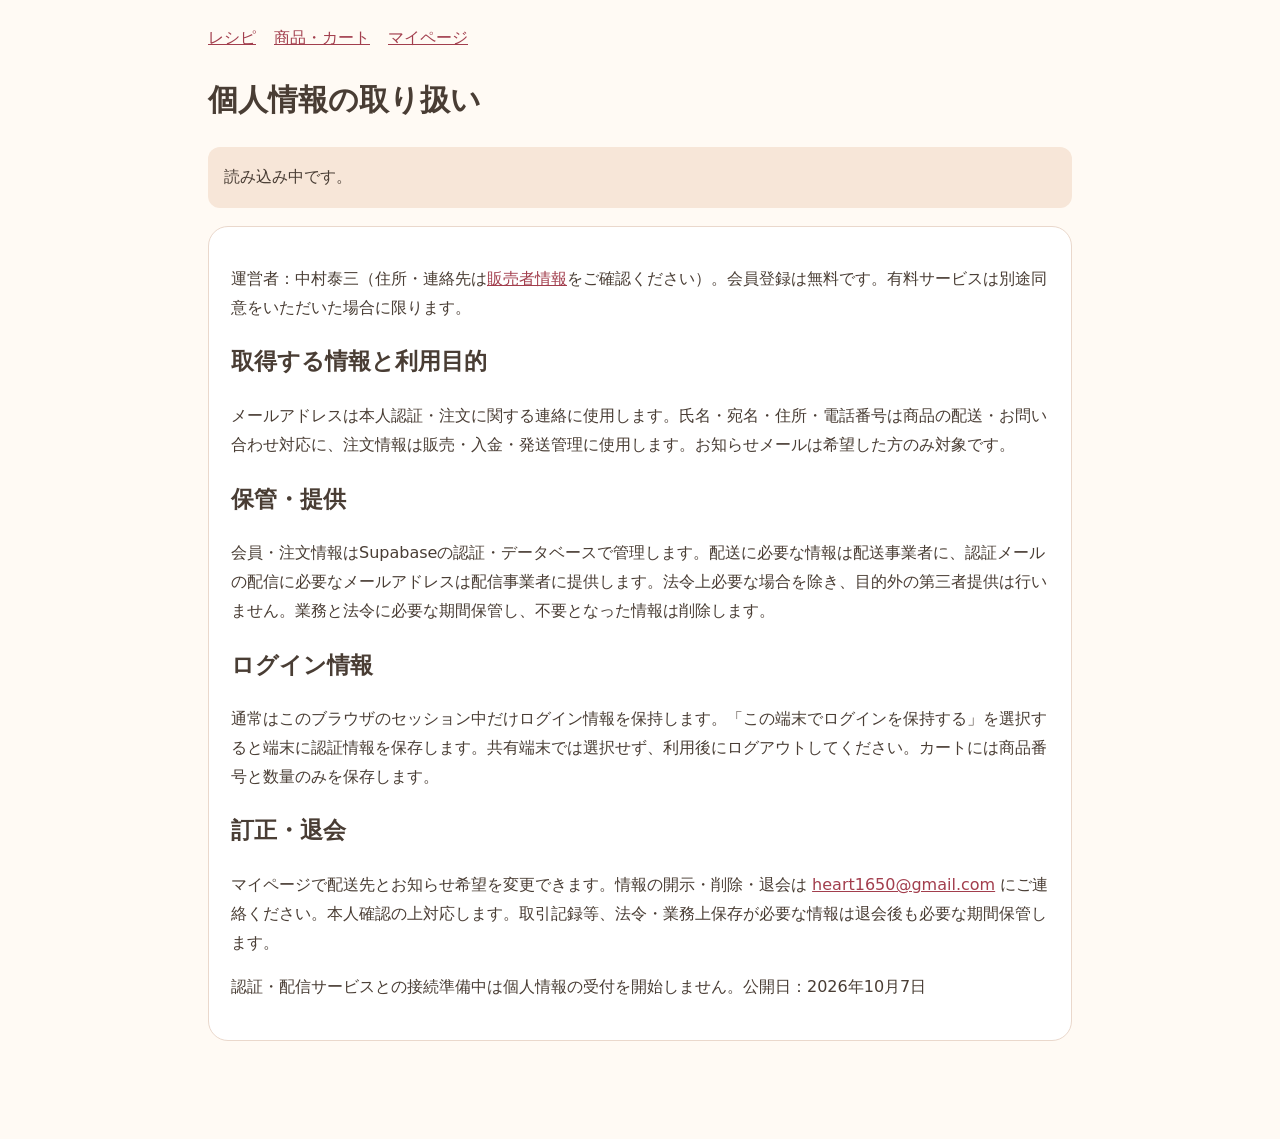
<file: privacy.html>
<!doctype html><html lang="ja"><head><meta charset="utf-8"><meta name="viewport" content="width=device-width,initial-scale=1"><title>個人情報の取り扱い｜糀Life</title><link rel="stylesheet" href="member.css"><script src="vendor/supabase-2.58.0.js"></script><script src="member-api.js"></script><script src="shop-core.js"></script></head><body><main><nav><a href="./">レシピ</a><a href="shop.html">商品・カート</a><a href="member.html">マイページ</a></nav><h1>個人情報の取り扱い</h1><p id="status" class="notice" role="status">読み込み中です。</p><section class="card"><p>運営者：中村泰三（住所・連絡先は<a href="legal.html">販売者情報</a>をご確認ください）。会員登録は無料です。有料サービスは別途同意をいただいた場合に限ります。</p><h2>取得する情報と利用目的</h2><p>メールアドレスは本人認証・注文に関する連絡に使用します。氏名・宛名・住所・電話番号は商品の配送・お問い合わせ対応に、注文情報は販売・入金・発送管理に使用します。お知らせメールは希望した方のみ対象です。</p><h2>保管・提供</h2><p>会員・注文情報はSupabaseの認証・データベースで管理します。配送に必要な情報は配送事業者に、認証メールの配信に必要なメールアドレスは配信事業者に提供します。法令上必要な場合を除き、目的外の第三者提供は行いません。業務と法令に必要な期間保管し、不要となった情報は削除します。</p><h2>ログイン情報</h2><p>通常はこのブラウザのセッション中だけログイン情報を保持します。「この端末でログインを保持する」を選択すると端末に認証情報を保存します。共有端末では選択せず、利用後にログアウトしてください。カートには商品番号と数量のみを保存します。</p><h2>訂正・退会</h2><p>マイページで配送先とお知らせ希望を変更できます。情報の開示・削除・退会は <a href="mailto:heart1650@gmail.com">heart1650@gmail.com</a> にご連絡ください。本人確認の上対応します。取引記録等、法令・業務上保存が必要な情報は退会後も必要な期間保管します。</p><p>認証・配信サービスとの接続準備中は個人情報の受付を開始しません。公開日：2026年10月7日</p></section></main></body></html>
</file>
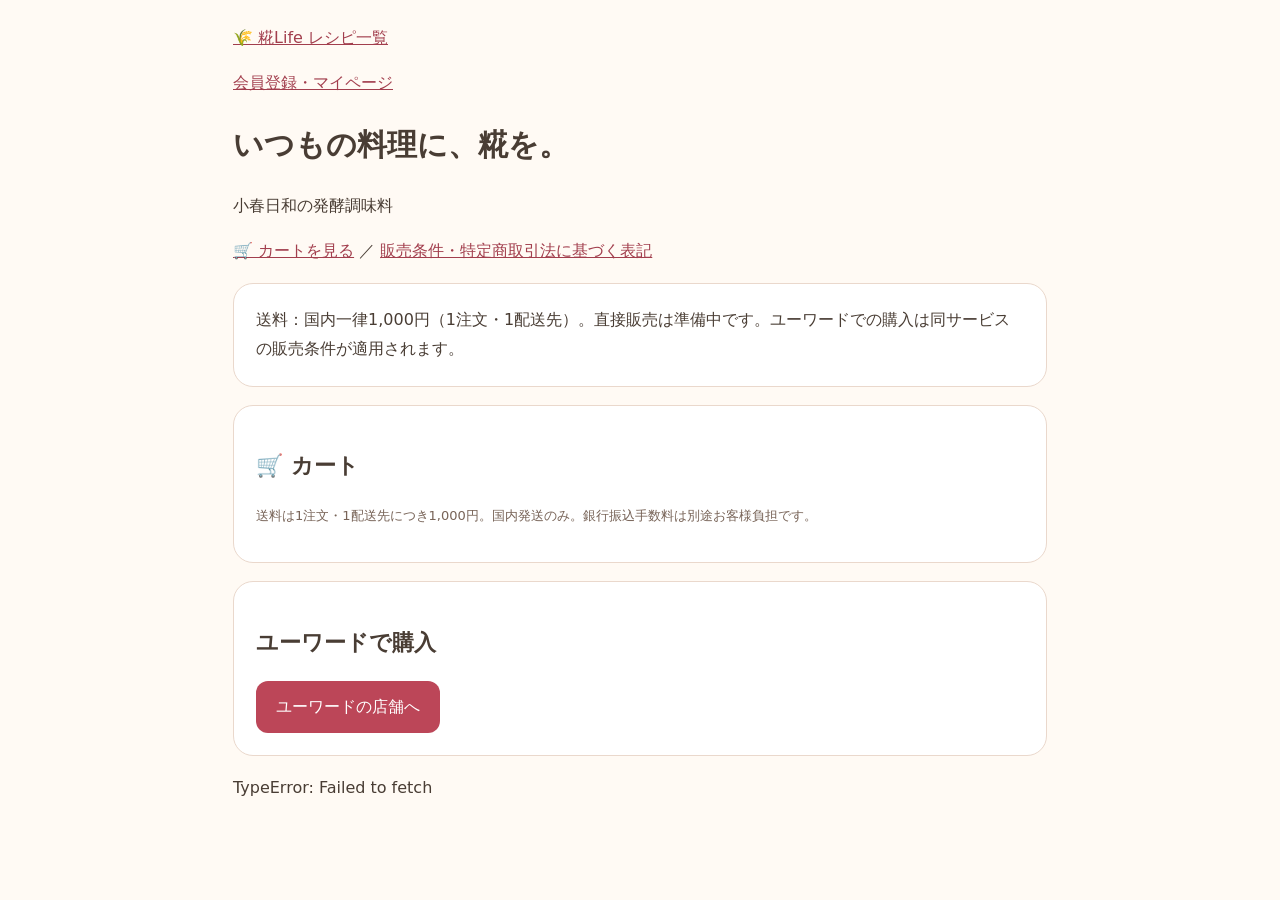
<file: shop.html>
<!doctype html><html lang="ja"><head><meta charset="utf-8"><meta name="viewport" content="width=device-width,initial-scale=1"><title>糀の商品・カート｜糀Life</title><style>[hidden]{display:none!important}*{box-sizing:border-box}body{margin:0;background:#fffaf4;color:#493d34;font:16px/1.8 system-ui,sans-serif}main{max-width:850px;margin:auto;padding:24px 18px 70px}h1{font-size:30px}h2{font-size:22px}a{color:#a23e4d}.card{padding:22px;margin:18px 0;background:white;border:1px solid #ead8cc;border-radius:20px}.button,button{display:inline-block;padding:12px 20px;background:#bc4658;color:white;border:0;border-radius:12px;font:inherit;text-decoration:none;cursor:pointer}button:disabled{opacity:.5;cursor:default}input,select,textarea{width:100%;padding:10px;border:1px solid #d7c5b9;border-radius:10px;font:inherit}label{display:block;margin:14px 0 4px}textarea{min-height:90px}.muted{font-size:13px;color:#786458}.row{display:grid;grid-template-columns:1fr 1fr;gap:14px}#status{white-space:pre-wrap}.check{display:flex;gap:10px;align-items:center}.check input{width:20px}@media(max-width:500px){.row{grid-template-columns:1fr}}.qty{display:flex;align-items:center;gap:14px;flex-wrap:wrap}.qty span{font-size:22px;min-width:30px;text-align:center}.secondary{background:#f4e9df;color:#493d34}.cart-item{padding:12px 0 22px;border-bottom:1px solid #ead8cc}.grand{font-size:23px;font-weight:bold}.cart-link{position:sticky;bottom:12px;display:block;text-align:center}h3{font-size:18px}</style><script src="vendor/supabase-2.58.0.js"></script><script src="member-api.js"></script><script src="shop-core.js"></script><script src="cart-core.js"></script></head><body><main><a href="./">🌾 糀Life レシピ一覧</a><p><a href="member.html">会員登録・マイページ</a></p><h1>いつもの料理に、糀を。</h1><p>小春日和の発酵調味料</p><p><a href="#cart">🛒 カートを見る</a> ／ <a href="legal.html">販売条件・特定商取引法に基づく表記</a></p><p class="card" id="shopNotice">送料：国内一律1,000円（1注文・1配送先）。直接販売は準備中です。ユーワードでの購入は同サービスの販売条件が適用されます。</p><div id="products"></div><section class="card" id="cart"><h2>🛒 カート</h2><div id="cartLines"></div><div id="cartTotals" aria-live="polite"></div><p class="muted">送料は1注文・1配送先につき1,000円。国内発送のみ。銀行振込手数料は別途お客様負担です。</p><a id="checkoutLink" class="button cart-link" href="checkout.html" hidden>決済ページへ進む</a></section><section class="card"><h2>ユーワードで購入</h2><a class="button" href="https://u-word.com/teppan/store/storeDetail/131067" target="_blank" rel="noopener noreferrer">ユーワードの店舗へ</a></section><p id="status" role="status"></p></main><script src="cart.js?v=2"></script></body></html>
</file>
<file: member.css>
[hidden]{display:none!important}*{box-sizing:border-box}body{margin:0;background:#fffaf4;color:#493d34;font:16px/1.8 system-ui,sans-serif}main{max-width:900px;margin:auto;padding:24px 18px 80px}h1{font-size:30px}h2{font-size:23px}h3{font-size:19px}a{color:#a23e4d}.card{padding:22px;margin:18px 0;background:white;border:1px solid #ead8cc;border-radius:20px}.button,button{display:inline-block;padding:12px 20px;background:#bc4658;color:white;border:0;border-radius:12px;font:inherit;text-decoration:none;cursor:pointer}button:disabled{opacity:.5;cursor:default}input,select,textarea{width:100%;padding:10px;border:1px solid #d7c5b9;border-radius:10px;font:inherit}input[type=checkbox],input[type=radio]{width:20px}label{display:block;margin:14px 0 4px}textarea{min-height:90px}.muted{font-size:13px;color:#786458}.row{display:grid;grid-template-columns:1fr 1fr;gap:14px}.notice{background:#f7e6d8;padding:16px;border-radius:12px}.success{background:#eaf1e0}.check{display:flex;gap:10px;align-items:center}.qty{display:flex;align-items:center;gap:14px;flex-wrap:wrap}.qty span{font-size:22px;min-width:30px;text-align:center}.secondary{background:#f4e9df;color:#493d34}.cart-item{padding:12px 0 22px;border-bottom:1px solid #ead8cc}.grand{font-size:23px;font-weight:bold}.cart-link{position:sticky;bottom:12px;display:block;text-align:center}dt{font-weight:bold;margin-top:12px}dd{margin:4px 0 0;white-space:pre-line}#status{white-space:pre-line}:focus-visible{outline:3px solid #903f61;outline-offset:3px}nav{display:flex;gap:18px;flex-wrap:wrap}.order{border-bottom:1px solid #ead8cc;padding:14px 0}table{width:100%;border-collapse:collapse}td,th{padding:8px;border-bottom:1px solid #ead8cc;text-align:left}.food{font-size:14px}summary{cursor:pointer;font-weight:bold}@media(max-width:550px){.row{grid-template-columns:1fr}.card{padding:17px}.grand{font-size:20px}}
</file>
